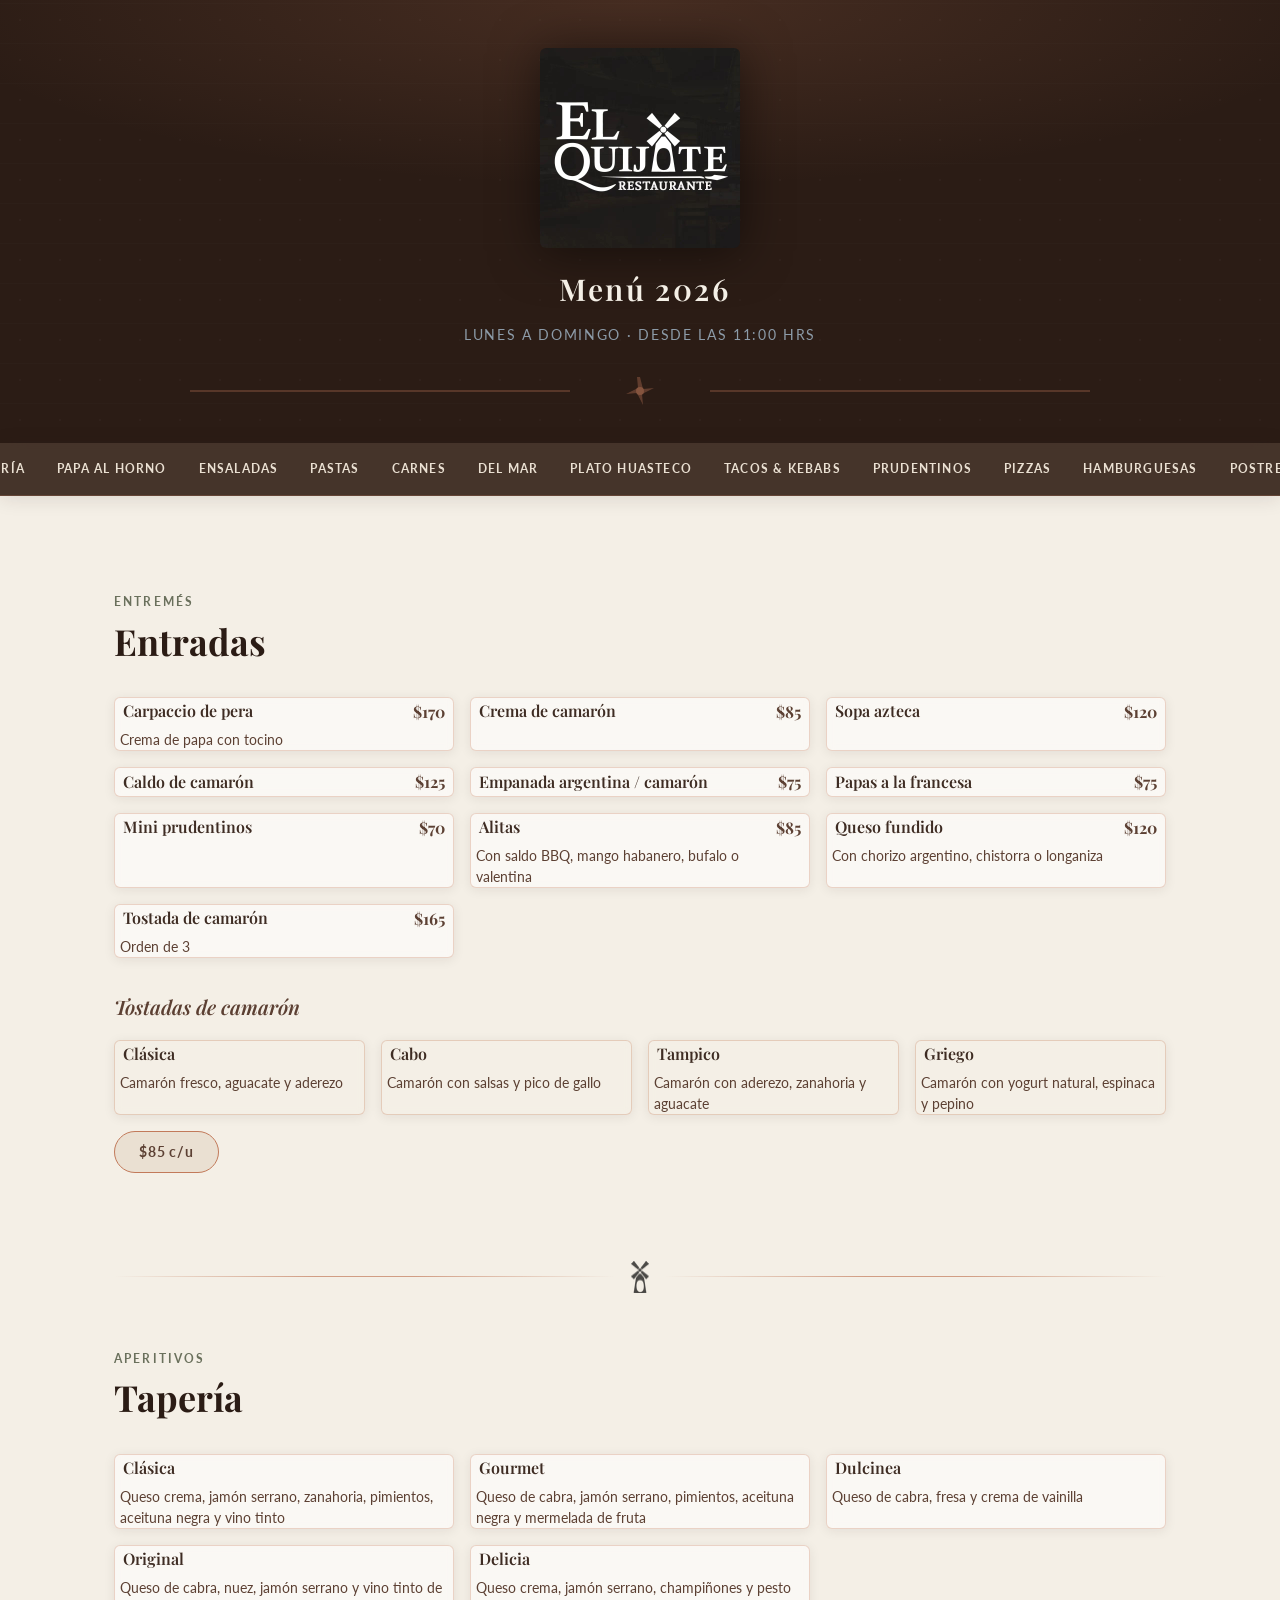
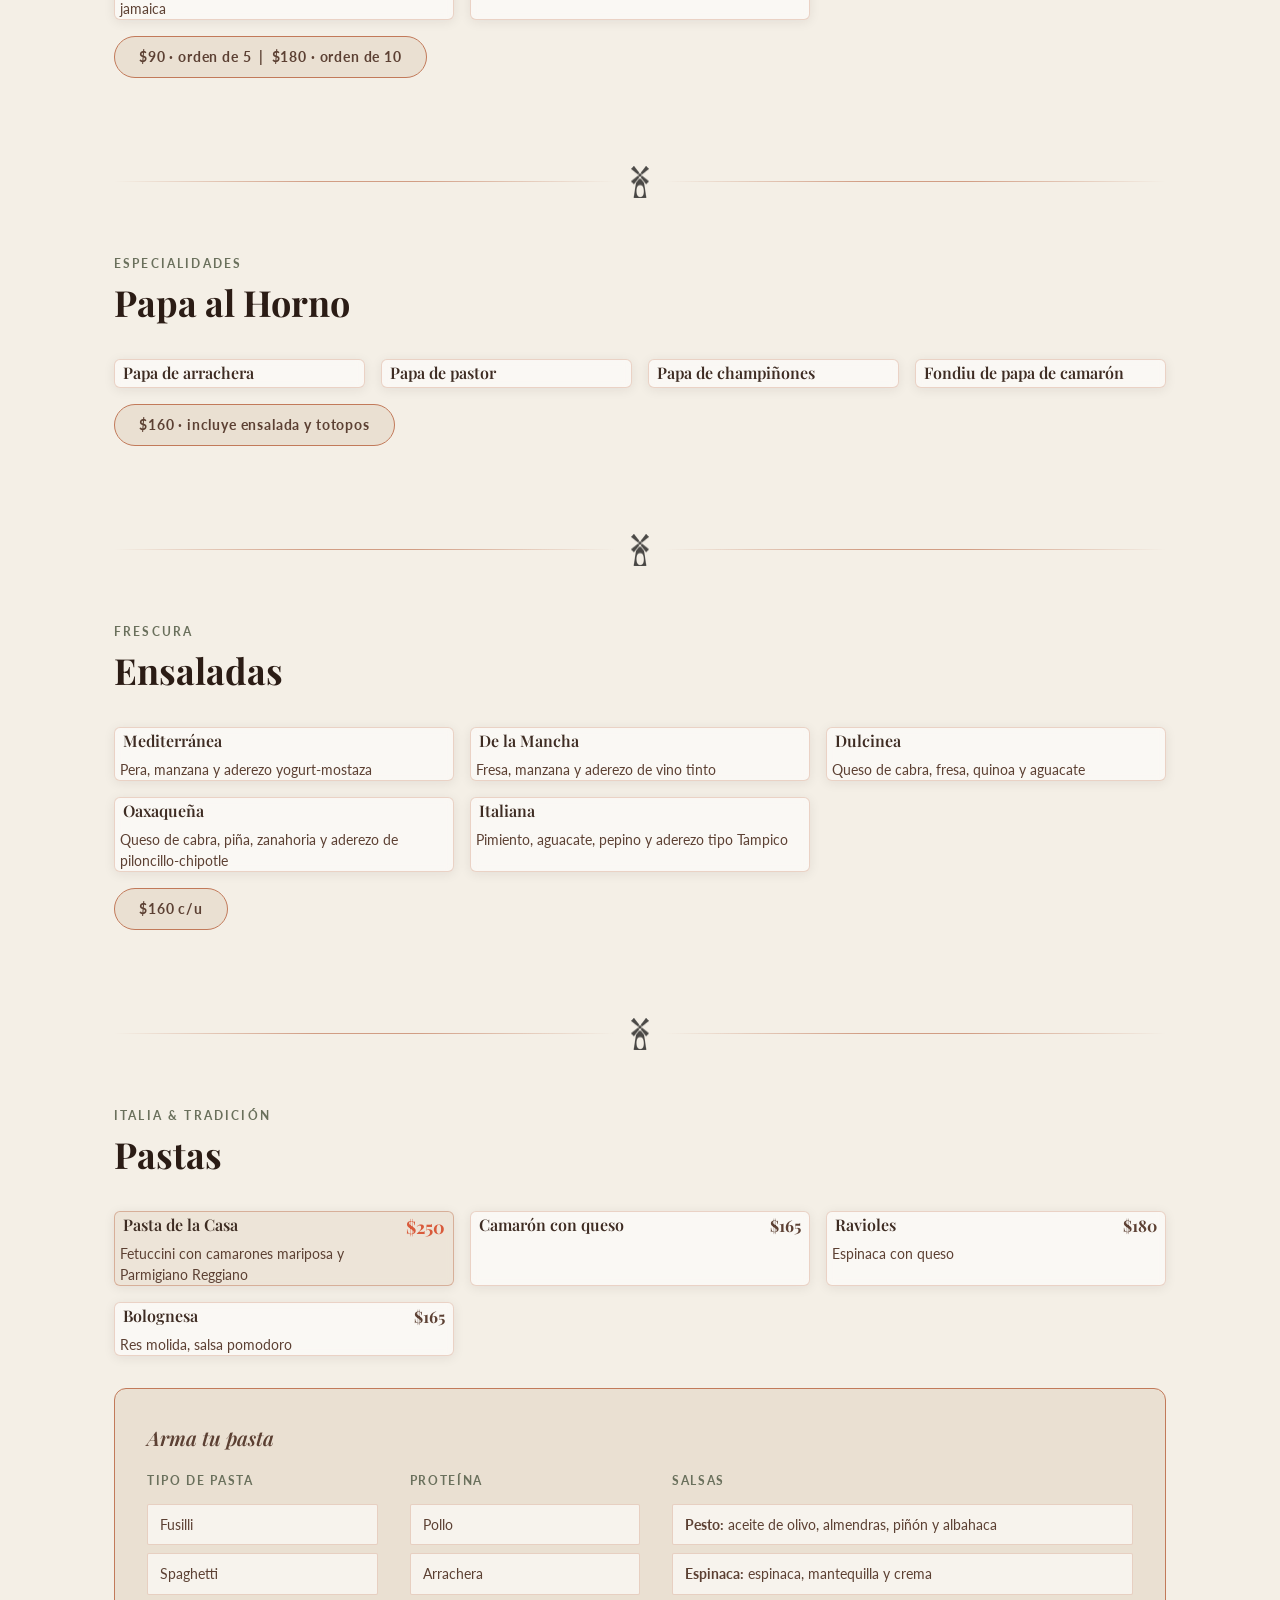
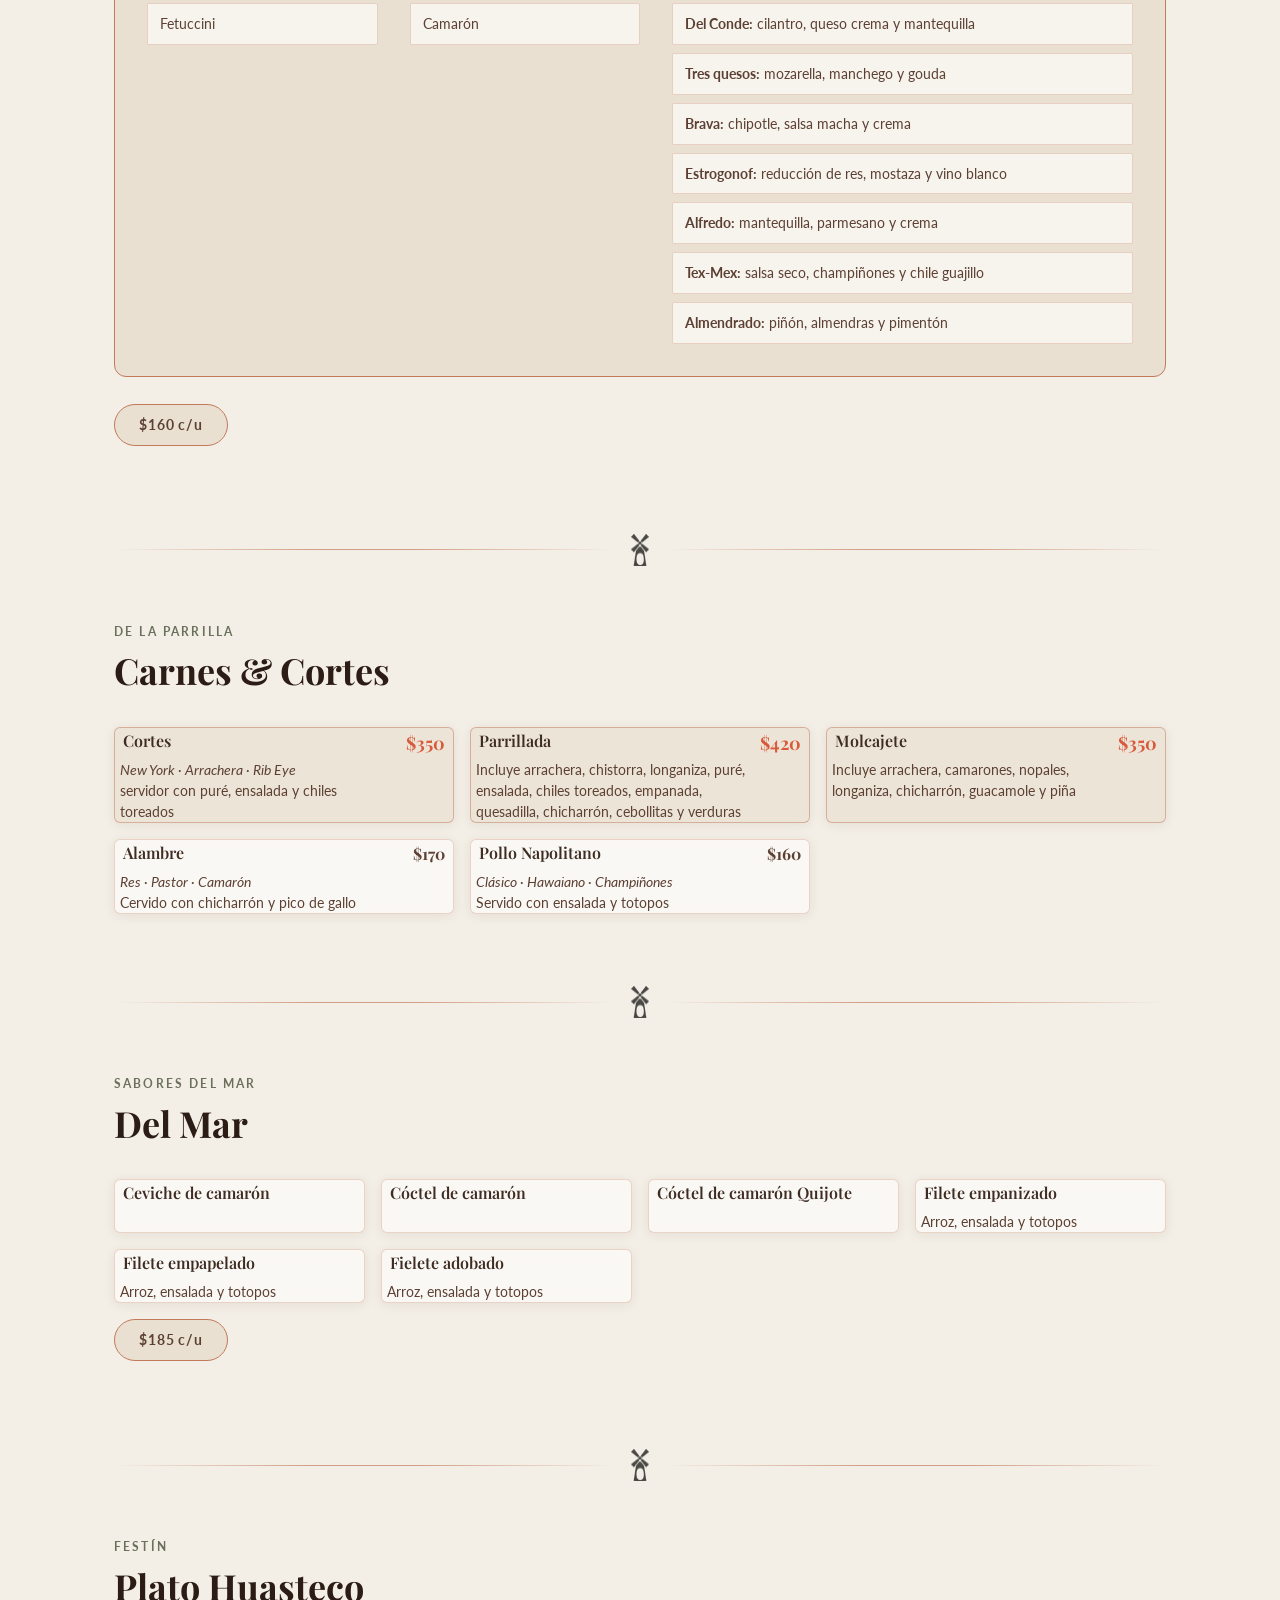
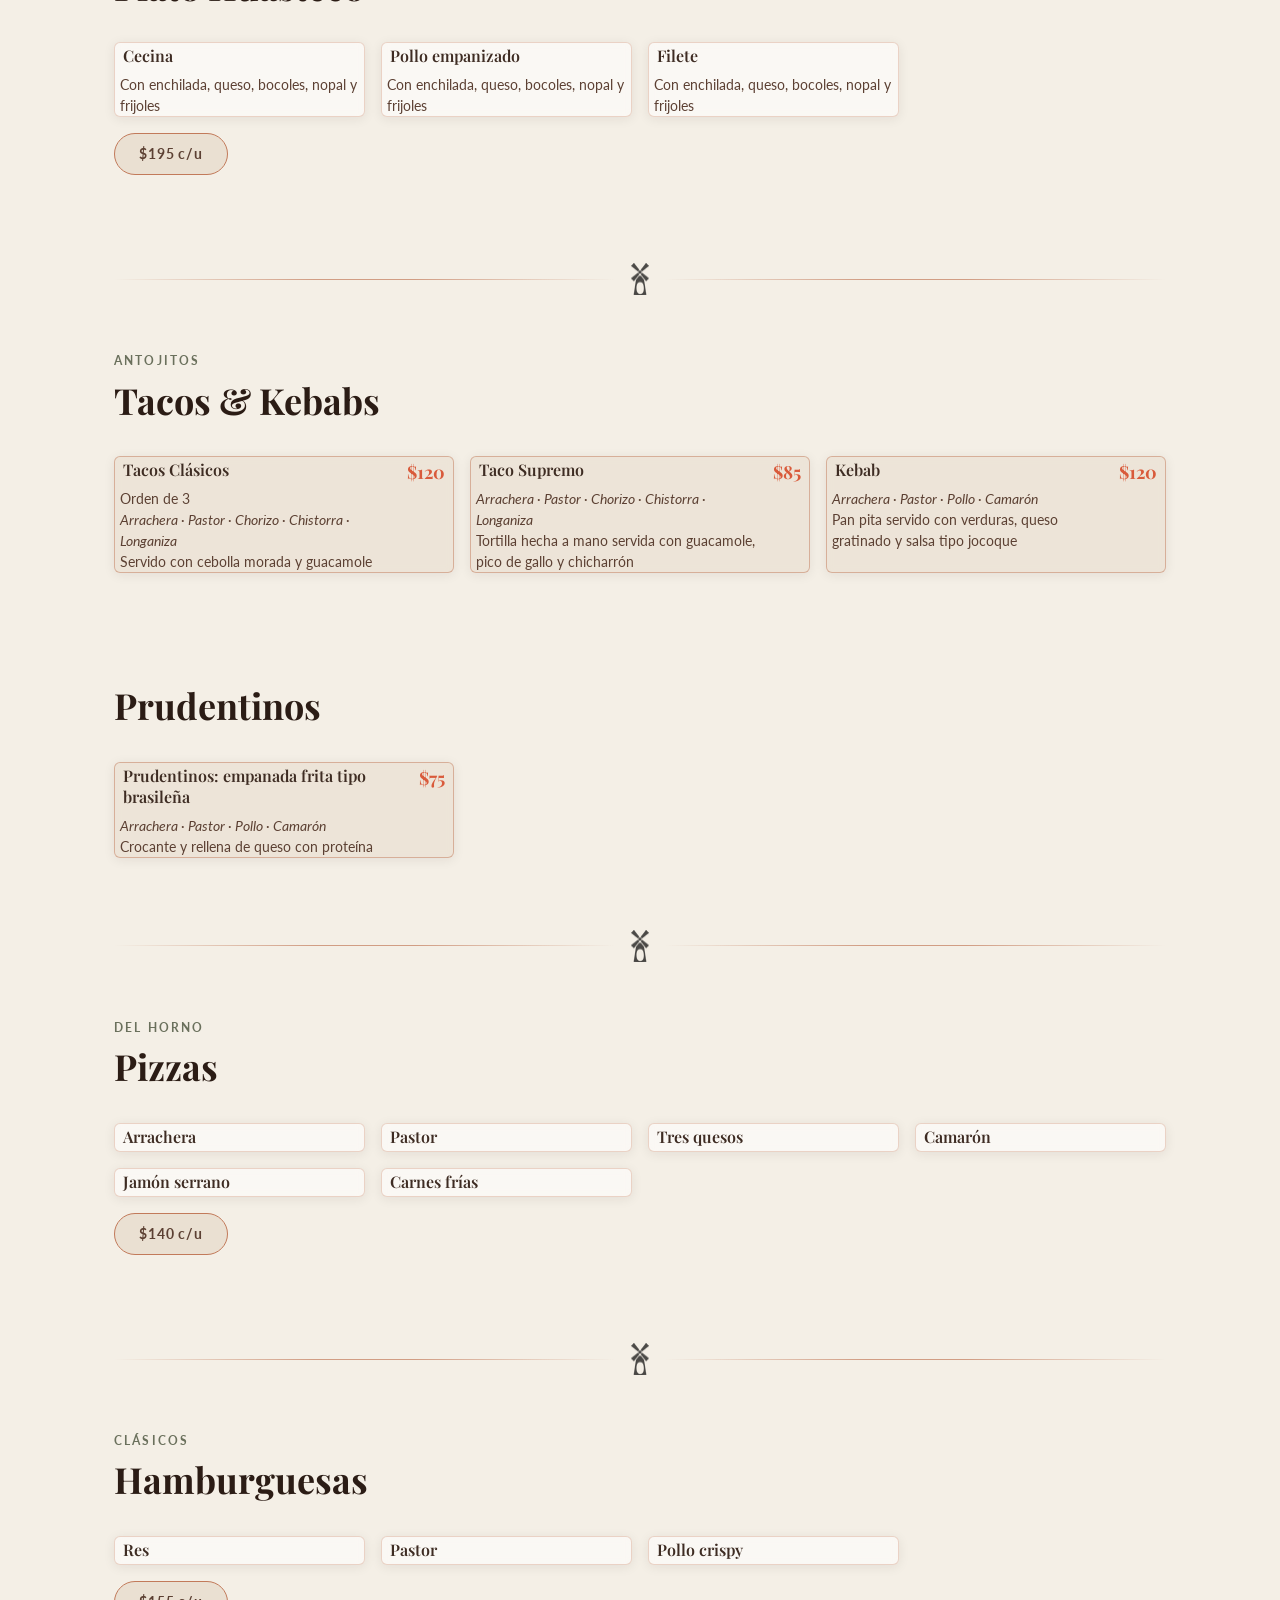
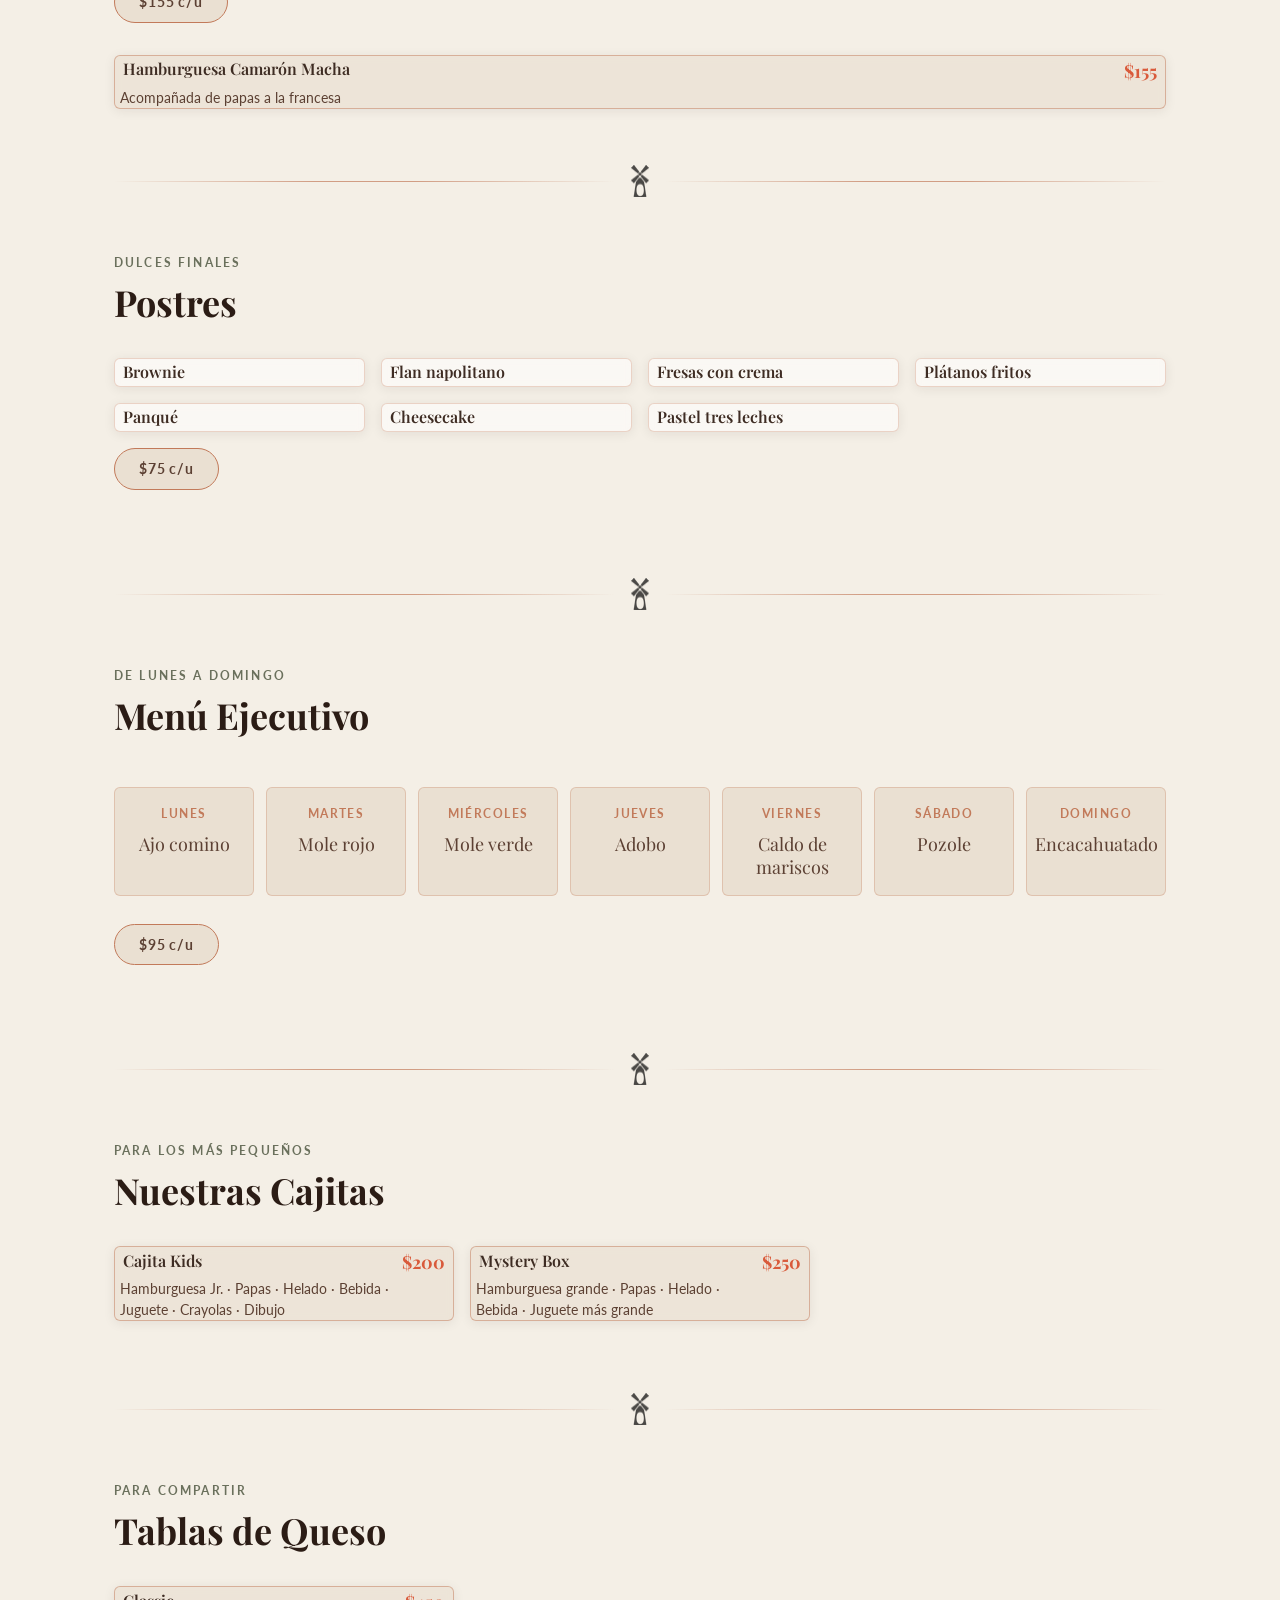
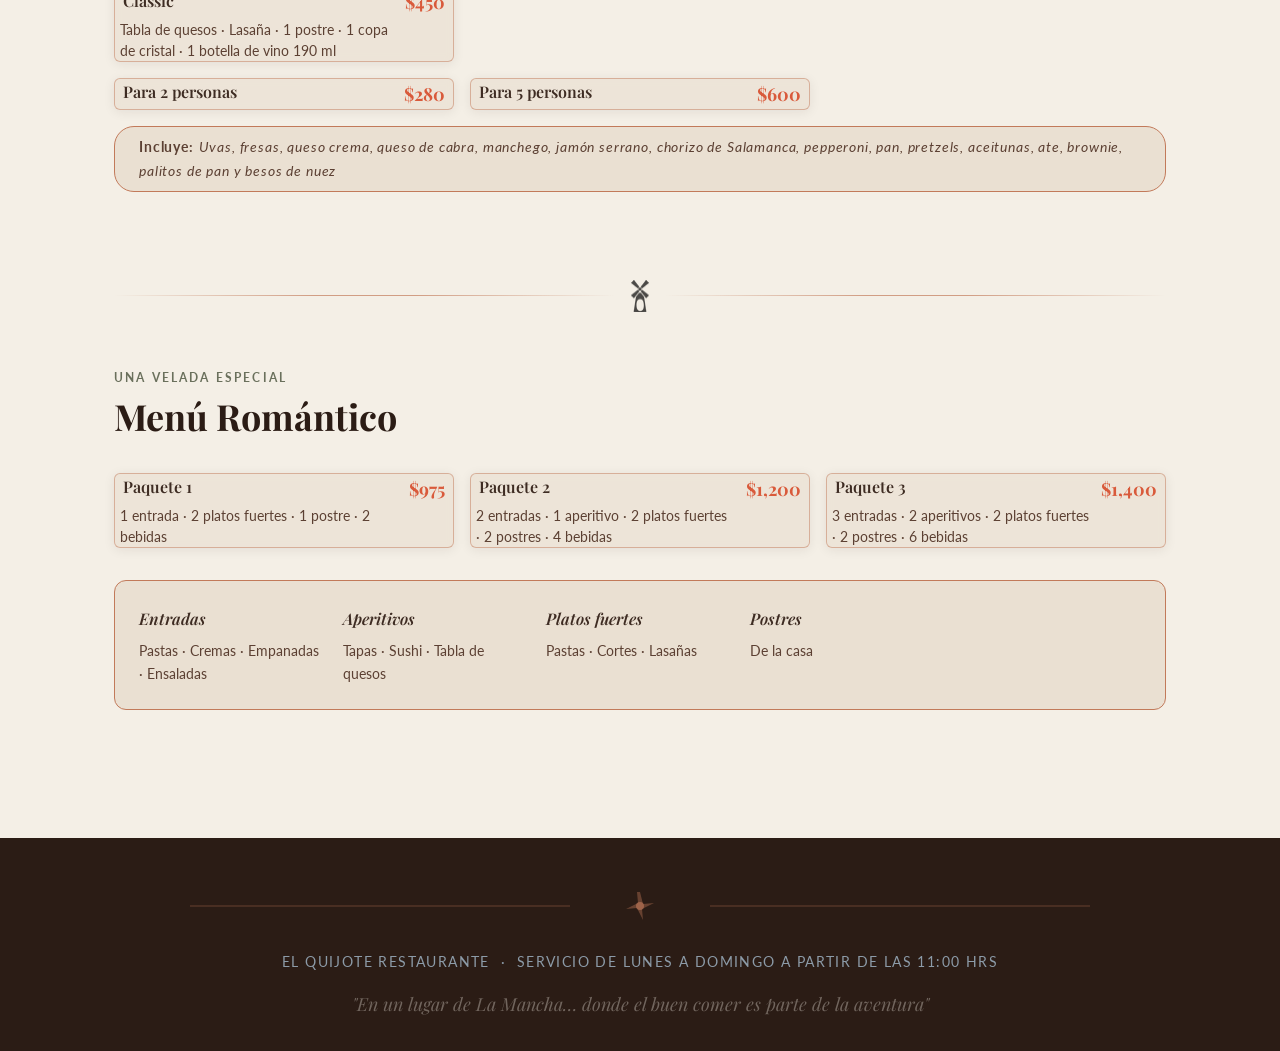
<file: index.html>
<!DOCTYPE html>
<html lang="es">
<head>
  <meta charset="UTF-8" />
  <meta name="viewport" content="width=device-width, initial-scale=1.0" />
  <title>El Quijote — Menú 2026</title>
  <link rel="preconnect" href="https://fonts.googleapis.com" />
  <link rel="preconnect" href="https://fonts.gstatic.com" crossorigin />
  <link href="https://fonts.googleapis.com/css2?family=Playfair+Display:ital,wght@0,400;0,600;0,700;1,400;1,600&family=Lato:wght@300;400;700&display=swap" rel="stylesheet" />
  <link rel="stylesheet" href="estilo3.css" />
</head>
<body>

  <!-- ░░ HEADER / HERO ░░ -->
  <header class="site-header">
    <div class="header-inner">
<!--       <img class="logo" src="[data-uri]" alt="El Quijote Restaurante" /> -->
<img class="logo" src="logo.jpeg"" alt="El Quijote Restaurante" />
      <div class="header-text">
        <span class="header-tagline">&nbsp;Menú 2026</span>
        <p class="header-sub">Lunes a domingo · desde las 11:00 hrs</p>
      </div>
    </div>

    <!-- Windmill decorative divider -->
    <div class="windmill-divider" aria-hidden="true">
      <svg viewBox="0 0 900 40" xmlns="http://www.w3.org/2000/svg" preserveAspectRatio="none">
        <line x1="0" y1="20" x2="380" y2="20" stroke="currentColor" stroke-width="1"/>
        <g transform="translate(450,20)">
          <circle r="4" fill="currentColor"/>
          <path d="M0-14 L3-2 L14-3 L2 3 L3 14 L-3 2 L-14 3 L-2-3 L-3-14 Z" fill="currentColor" opacity="0.6"/>
        </g>
        <line x1="520" y1="20" x2="900" y2="20" stroke="currentColor" stroke-width="1"/>
      </svg>
    </div>
  </header>

  <!-- ░░ CATEGORY NAV (sticky bookmark tabs) ░░ -->
  <nav class="cat-nav" id="catNav" aria-label="Categorías del menú">
    <ul class="cat-nav__list">
      <li><a href="#entradas"   class="cat-nav__link">Entradas</a></li>
      <li><a href="#taperia"    class="cat-nav__link">Tapería</a></li>
      <li><a href="#papas"      class="cat-nav__link">Papa al Horno</a></li>
      <li><a href="#ensaladas"  class="cat-nav__link">Ensaladas</a></li>
      <li><a href="#pastas"     class="cat-nav__link">Pastas</a></li>
      <li><a href="#carnes"     class="cat-nav__link">Carnes</a></li>
      <li><a href="#mar"        class="cat-nav__link">Del Mar</a></li>
      <li><a href="#plato_huasteco" class="cat-nav__link">Plato Huasteco</a></li>
      <li><a href="#tacos"      class="cat-nav__link">Tacos &amp; Kebabs</a></li>
      <li><a href="#prudentinos" class="cat-nav__link">Prudentinos</a></li>
      <li><a href="#pizzas"     class="cat-nav__link">Pizzas</a></li>
      <li><a href="#burgers"    class="cat-nav__link">Hamburguesas</a></li>
      <li><a href="#postres"    class="cat-nav__link">Postres</a></li>
      <li><a href="#especiales" class="cat-nav__link">Especiales</a></li>
      <li><a href="#cajitas"    class="cat-nav__link">Cajitas</a></li>
      <li><a href="#tablas"     class="cat-nav__link">Tablas de queso</a></li>
      <li><a href="#romantico"  class="cat-nav__link">Romántico</a></li>
    </ul>
  </nav>

  <!-- ░░ MAIN MENU ░░ -->
  <main class="menu-main">

    <!-- ── ENTRADAS ── -->
    <section class="menu-section reveal" id="entradas">
      <div class="section-eyebrow">Entremés</div>
      <h2 class="section-title">Entradas</h2>
      <br>

      <div class="item-grid">
        <div class="menu-card" data-price="$170">
          <div class="menu-card__body">
            <span class="menu-card__name">Carpaccio de pera</span>
            <span class="menu-card__desc">Crema de papa con tocino</span>
          </div>
          <span class="menu-card__price">$170</span>
        </div>
        <div class="menu-card" data-price="$85">
          <div class="menu-card__body">
            <span class="menu-card__name">Crema de camarón</span>
          </div>
          <span class="menu-card__price">$85</span>
        </div>
        <div class="menu-card" data-price="$120">
          <div class="menu-card__body">
            <span class="menu-card__name">Sopa azteca</span>
          </div>
          <span class="menu-card__price">$120</span>
        </div>
        <div class="menu-card" data-price="$125">
          <div class="menu-card__body">
            <span class="menu-card__name">Caldo de camarón</span>
          </div>
          <span class="menu-card__price">$125</span>
        </div>
        <div class="menu-card" data-price="$75">
          <div class="menu-card__body">
            <span class="menu-card__name">Empanada argentina / camarón</span>
          </div>
          <span class="menu-card__price">$75</span>
        </div>
        
        <div class="menu-card" data-price="$75">
          <div class="menu-card__body">
            <span class="menu-card__name">Papas a la francesa</span>
          </div>
          <span class="menu-card__price">$75</span>
        </div>
        <div class="menu-card" data-price="$70">
          <div class="menu-card__body">
            <span class="menu-card__name">Mini prudentinos</span>
          </div>
          <span class="menu-card__price">$70</span>
        </div>
        <div class="menu-card" data-price="$85">
          <div class="menu-card__body">
            <span class="menu-card__name">Alitas</span>
            <span class="menu-card__desc">Con saldo BBQ, mango habanero, bufalo o valentina</span>
          </div>
          <span class="menu-card__price">$85</span>
        </div>
        <div class="menu-card" data-price="$120">
          <div class="menu-card__body">
            <span class="menu-card__name">Queso fundido</span>
            <span class="menu-card__desc">Con chorizo argentino, chistorra o longaniza</span>
          </div>
          <span class="menu-card__price">$120</span>
        </div>
        
        <div class="menu-card" data-price="$165">
          <div class="menu-card__body">
            <span class="menu-card__name">Tostada de camarón</span>
            <span class="menu-card__desc">Orden de 3</span>
          </div>
          <span class="menu-card__price">$165</span>
        </div>
        
      </div>

      <h3 class="subsection-title">Tostadas de camarón</h3>
      <div class="item-grid item-grid--sm">
        <div class="menu-card menu-card--variant" data-price="$85">
          <div class="menu-card__body">
            <span class="menu-card__name">Clásica</span>
            <span class="menu-card__desc">Camarón fresco, aguacate y aderezo</span>
          </div>
        </div>
        <div class="menu-card menu-card--variant" data-price="$85">
          <div class="menu-card__body">
            <span class="menu-card__name">Cabo</span>
            <span class="menu-card__desc">Camarón con salsas y pico de gallo</span>
          </div>
        </div>
        <div class="menu-card menu-card--variant" data-price="$85">
          <div class="menu-card__body">
            <span class="menu-card__name">Tampico</span>
            <span class="menu-card__desc">Camarón con aderezo, zanahoria y aguacate</span>
          </div>
        </div>
        <div class="menu-card menu-card--variant" data-price="$85">
          <div class="menu-card__body">
            <span class="menu-card__name">Griego</span>
            <span class="menu-card__desc">Camarón con yogurt natural, espinaca y pepino</span>
          </div>
        </div>
      </div>
      <p class="price-badge">$85 c/u</p>
    </section>

    <div class="section-divider" aria-hidden="true"><img src="molino_32.png" alt="molino" /></div>

    <!-- ── TAPERÍA ── -->
    <section class="menu-section reveal" id="taperia">
      <div class="section-eyebrow">Aperitivos</div>
      <h2 class="section-title">Tapería</h2>
      <br>

      <div class="item-grid">
        <div class="menu-card">
          <div class="menu-card__body">
            <span class="menu-card__name">Clásica</span>
            <span class="menu-card__desc">Queso crema, jamón serrano, zanahoria, pimientos, aceituna negra y vino tinto</span>
          </div>
        </div>
        <div class="menu-card">
          <div class="menu-card__body">
            <span class="menu-card__name">Gourmet</span>
            <span class="menu-card__desc">Queso de cabra, jamón serrano, pimientos, aceituna negra y mermelada de fruta</span>
          </div>
        </div>
        <div class="menu-card">
          <div class="menu-card__body">
            <span class="menu-card__name">Dulcinea</span>
            <span class="menu-card__desc">Queso de cabra, fresa y crema de vainilla</span>
          </div>
        </div>
        <div class="menu-card">
          <div class="menu-card__body">
            <span class="menu-card__name">Original</span>
            <span class="menu-card__desc">Queso de cabra, nuez, jamón serrano y vino tinto de jamaica</span>
          </div>
        </div>
        <div class="menu-card">
          <div class="menu-card__body">
            <span class="menu-card__name">Delicia</span>
            <span class="menu-card__desc">Queso crema, jamón serrano, champiñones y pesto</span>
          </div>
        </div>
      </div>
      <p class="price-badge">$90 · orden de 5 &nbsp;|&nbsp; $180 · orden de 10</p>
    </section>

    <div class="section-divider" aria-hidden="true"><img src="molino_32.png" alt="molino" /></div>

    <!-- ── PAPA AL HORNO ── -->
    <section class="menu-section reveal" id="papas">
      <div class="section-eyebrow">Especialidades</div>
      <h2 class="section-title">Papa al Horno</h2>
      <br>

      <div class="item-grid item-grid--sm">
        <div class="menu-card"><div class="menu-card__body"><span class="menu-card__name">Papa de arrachera</span></div></div>
        <div class="menu-card"><div class="menu-card__body"><span class="menu-card__name">Papa de pastor</span></div></div>
        <div class="menu-card"><div class="menu-card__body"><span class="menu-card__name">Papa de champiñones</span></div></div>
        <div class="menu-card"><div class="menu-card__body"><span class="menu-card__name">Fondiu de papa de camarón</span></div></div>
      </div>

      <p class="price-badge">$160 · incluye ensalada y totopos</p>
    </section>

    <div class="section-divider" aria-hidden="true"><img src="molino_32.png" alt="molino" /></div>

    <!-- ── ENSALADAS ── -->
    <section class="menu-section reveal" id="ensaladas">
      <div class="section-eyebrow">Frescura</div>
      <h2 class="section-title">Ensaladas</h2>
      <br>

      <div class="item-grid">
        <div class="menu-card">
          <div class="menu-card__body">
            <span class="menu-card__name">Mediterránea</span>
            <span class="menu-card__desc">Pera, manzana y aderezo yogurt-mostaza</span>
          </div>
        </div>
        <div class="menu-card">
          <div class="menu-card__body">
            <span class="menu-card__name">De la Mancha</span>
            <span class="menu-card__desc">Fresa, manzana y aderezo de vino tinto</span>
          </div>
        </div>
        <div class="menu-card">
          <div class="menu-card__body">
            <span class="menu-card__name">Dulcinea</span>
            <span class="menu-card__desc">Queso de cabra, fresa, quinoa y aguacate</span>
          </div>
        </div>
        <div class="menu-card">
          <div class="menu-card__body">
            <span class="menu-card__name">Oaxaqueña</span>
            <span class="menu-card__desc">Queso de cabra, piña, zanahoria y aderezo de piloncillo-chipotle</span>
          </div>
        </div>
        <div class="menu-card">
          <div class="menu-card__body">
            <span class="menu-card__name">Italiana</span>
            <span class="menu-card__desc">Pimiento, aguacate, pepino y aderezo tipo Tampico</span>
          </div>
        </div>
      </div>
      <p class="price-badge">$160 c/u</p>
    </section>

    <div class="section-divider" aria-hidden="true"><img src="molino_32.png" alt="molino" /></div>

    <!-- ── PASTAS ── -->
    <section class="menu-section reveal" id="pastas">
      <div class="section-eyebrow">Italia &amp; Tradición</div>
      <h2 class="section-title">Pastas</h2>
      <br>

      <div class="item-grid">
        <div class="menu-card menu-card--featured">
          <div class="menu-card__body">
            <span class="menu-card__name">Pasta de la Casa</span>
            <span class="menu-card__desc">Fetuccini con camarones mariposa y Parmigiano Reggiano</span>
          </div>
          <span class="menu-card__price menu-card__price--highlight">$250</span>
        </div>
        <div class="menu-card"><div class="menu-card__body"><span class="menu-card__name">Camarón con queso</span></div><span class="menu-card__price">$165</span></div>
        <div class="menu-card"><div class="menu-card__body"><span class="menu-card__name">Ravioles</span><span class="menu-card__desc">Espinaca con queso</span></div><span class="menu-card__price">$180</span></div>
        <div class="menu-card"><div class="menu-card__body"><span class="menu-card__name">Bolognesa</span><span class="menu-card__desc">Res molida, salsa pomodoro</span></div><span class="menu-card__price">$165</span></div>
      </div>

      <!-- Pasta builder -->
      <div class="pasta-builder reveal">
        <h3 class="subsection-title">Arma tu pasta</h3>
        <div class="builder-columns">
          <div class="builder-col">
            <h4 class="builder-label">Tipo de pasta</h4>
            <ul class="builder-list">
              <li>Fusilli</li>
              <li>Spaghetti</li>
              <li>Fetuccini</li>
            </ul>
          </div>
          <div class="builder-col">
            <h4 class="builder-label">Proteína</h4>
            <ul class="builder-list">
              <li>Pollo</li>
              <li>Arrachera</li>
              <li>Camarón</li>
            </ul>
          </div>
          <div class="builder-col builder-col--wide">
            <h4 class="builder-label">Salsas</h4>
            <!--<ul class="builder-list builder-list--grid">-->
            <ul class="builder-list">
              <li><b>Pesto:</b> aceite de olivo, almendras, piñón y albahaca</li>
              <li><b>Espinaca:</b> espinaca, mantequilla y crema</li>
              <li><b>Del Conde:</b> cilantro, queso crema y mantequilla</li>
              <li><b>Tres quesos:</b> mozarella, manchego y gouda</li>
              <li><b>Brava:</b> chipotle, salsa macha y crema</li>
              <li><b>Estrogonof:</b> reducción de res, mostaza y vino blanco</li>
              <li><b>Alfredo:</b> mantequilla, parmesano y crema</li>
              <li><b>Tex-Mex:</b> salsa seco, champiñones y chile guajillo</li>
              <li><b>Almendrado:</b> piñón, almendras y pimentón</li>
            </ul>
          </div>
        </div>
      </div>
      <br>
      <p class="price-badge">$160 c/u</p>
    </section>

    <div class="section-divider" aria-hidden="true"><img src="molino_32.png" alt="molino" /></div>

    <!-- ── CARNES ── -->
    <section class="menu-section reveal" id="carnes">
      <div class="section-eyebrow">De la Parrilla</div>
      <h2 class="section-title">Carnes &amp; Cortes</h2>
      <br>

      <div class="item-grid">
        <div class="menu-card menu-card--featured">
          <div class="menu-card__body">
            <span class="menu-card__name">Cortes</span>
            <span class="menu-card__desc"><em>New York · Arrachera · Rib Eye</em> <br> servidor con puré, ensalada y chiles toreados</span>
          </div>
          <span class="menu-card__price menu-card__price--highlight">$350</span>
        </div>
        <div class="menu-card menu-card--featured">
          <div class="menu-card__body">
            <span class="menu-card__name">Parrillada</span>
            <span class="menu-card__desc">Incluye arrachera, chistorra, longaniza, puré, ensalada, chiles toreados, empanada, quesadilla, chicharrón, cebollitas y verduras</span>
          </div>
          <span class="menu-card__price menu-card__price--highlight">$420</span>
        </div>
        <div class="menu-card menu-card--featured">
          <div class="menu-card__body">
            <span class="menu-card__name">Molcajete</span>
            <span class="menu-card__desc">Incluye arrachera, camarones, nopales, longaniza, chicharrón, guacamole y piña</span>
          </div>
          <span class="menu-card__price menu-card__price--highlight">$350</span>
        </div>
        <div class="menu-card"><div class="menu-card__body"><span class="menu-card__name">Alambre</span><span class="menu-card__desc"><em>Res · Pastor · Camarón</em> <br> Cervido con chicharrón y pico de gallo</span></div><span class="menu-card__price">$170</span></div>
        <div class="menu-card"><div class="menu-card__body"><span class="menu-card__name">Pollo Napolitano</span><span class="menu-card__desc"><em>Clásico · Hawaiano · Champiñones</em> <br> Servido con ensalada y totopos</span></div><span class="menu-card__price">$160</span></div>
      </div>
    </section>

    <div class="section-divider" aria-hidden="true"><img src="molino_32.png" alt="molino" /></div>

    <!-- ── DEL MAR ── -->
    <section class="menu-section reveal" id="mar">
      <div class="section-eyebrow">Sabores del Mar</div>
      <h2 class="section-title">Del Mar</h2>
      <br>
      <div class="item-grid item-grid--sm">
        <div class="menu-card">
          <div class="menu-card__body">
            <span class="menu-card__name">Ceviche de camarón</span>
          </div>
        </div>
        <div class="menu-card">
          <div class="menu-card__body">
            <span class="menu-card__name">Cóctel de camarón</span>
          </div>
        </div>
        <div class="menu-card">
          <div class="menu-card__body">
            <span class="menu-card__name">Cóctel de camarón Quijote</span>
          </div>
        </div>
        <div class="menu-card">
          <div class="menu-card__body">
            <span class="menu-card__name">Filete empanizado</span>
            <span class="menu-card__desc">Arroz, ensalada y totopos</span>
          </div>
        </div>
        <div class="menu-card">
          <div class="menu-card__body">
            <span class="menu-card__name">Filete empapelado</span>
            <span class="menu-card__desc">Arroz, ensalada y totopos</span>
          </div>
        </div>
        <div class="menu-card">
          <div class="menu-card__body">
            <span class="menu-card__name">Fielete adobado</span>
            <span class="menu-card__desc">Arroz, ensalada y totopos</span>
          </div>
        </div>
      </div>
      <p class="price-badge">$185 c/u</p>
    </section>
    
    <div class="section-divider" aria-hidden="true"><img src="molino_32.png" alt="molino" /></div>
    
    <section class="menu-section reveal" id="plato_huasteco">
    
      <div class="section-eyebrow">Festín</div>
      <h2 class="section-title">Plato Huasteco</h2>
      <br>
      
      <div class="item-grid item-grid--sm">
        <div class="menu-card">
          <div class="menu-card__body">
            <span class="menu-card__name">Cecina</span>
            <span class="menu-card__desc">Con enchilada, queso, bocoles, nopal y frijoles</span>
          </div>
        </div>
        <div class="menu-card">
          <div class="menu-card__body">
            <span class="menu-card__name">Pollo empanizado</span>
            <span class="menu-card__desc">Con enchilada, queso, bocoles, nopal y frijoles</span>
          </div>
        </div>
        <div class="menu-card">
          <div class="menu-card__body">
            <span class="menu-card__name">Filete</span>
            <span class="menu-card__desc">Con enchilada, queso, bocoles, nopal y frijoles</span>
          </div>
        </div>
      </div>
      <p class="price-badge">$195 c/u</p>
    </section>
    
    <div class="section-divider" aria-hidden="true"><img src="molino_32.png" alt="molino" /></div>

    <!-- ── TACOS & KEBABS ── -->
    <section class="menu-section reveal" id="tacos">
      <div class="section-eyebrow">Antojitos</div>
      <h2 class="section-title">Tacos &amp; Kebabs</h2>
      <br>
      <!--<div class="divider-quill" aria-hidden="true">✦</div>-->

      <div class="item-grid">
        <div class="menu-card menu-card--featured">
          <div class="menu-card__body">
            <span class="menu-card__name">Tacos Clásicos</span>
            <span class="menu-card__desc">Orden de 3<br><em>Arrachera · Pastor · Chorizo · Chistorra · Longaniza</em><br>Servido con cebolla morada y guacamole</span>
          </div>
          <span class="menu-card__price menu-card__price--highlight">$120</span>
        </div>
        <div class="menu-card menu-card--featured">
          <div class="menu-card__body">
            <span class="menu-card__name">Taco Supremo</span>
            <span class="menu-card__desc"><em>Arrachera · Pastor · Chorizo · Chistorra · Longaniza</em><br>Tortilla hecha a mano servida con guacamole, pico de gallo y chicharrón</span>
          </div>
          <span class="menu-card__price menu-card__price--highlight">$85</span>
        </div>
        <div class="menu-card menu-card--featured">
          <div class="menu-card__body">
            <span class="menu-card__name">Kebab</span>
            <span class="menu-card__desc"><em>Arrachera · Pastor · Pollo · Camarón</em><br>Pan pita servido con verduras, queso gratinado y salsa tipo jocoque</span>
          </div>
          <span class="menu-card__price menu-card__price--highlight">$120</span>
        </div>
      </div>
    </section>
    <section class="menu-section reveal" id="prudentinos">
      <h2 class="section-title">Prudentinos</h2>
      <br>
      <div class="item-grid">
        <div class="menu-card menu-card--featured">
          <div class="menu-card__body">
            <span class="menu-card__name">Prudentinos: empanada frita tipo brasileña </span>
            <span class="menu-card__desc"><em>Arrachera · Pastor · Pollo · Camarón</em><br>Crocante y rellena de queso con proteína</span>
          </div>
          <span class="menu-card__price menu-card__price--highlight">$75</span>
        </div>
      </div>
    </section>

    <div class="section-divider" aria-hidden="true"><img src="molino_32.png" alt="molino" /></div>

    <!-- ── PIZZAS ── -->
    <section class="menu-section reveal" id="pizzas">
      <div class="section-eyebrow">Del Horno</div>
      <h2 class="section-title">Pizzas</h2>
      <br>
      <div class="item-grid item-grid--sm">
        <div class="menu-card"><div class="menu-card__body"><span class="menu-card__name">Arrachera</span></div></div>
        <div class="menu-card"><div class="menu-card__body"><span class="menu-card__name">Pastor</span></div></div>
        <div class="menu-card"><div class="menu-card__body"><span class="menu-card__name">Tres quesos</span></div></div>
        <div class="menu-card"><div class="menu-card__body"><span class="menu-card__name">Camarón</span></div></div>
        <div class="menu-card"><div class="menu-card__body"><span class="menu-card__name">Jamón serrano</span></div></div>
        <div class="menu-card"><div class="menu-card__body"><span class="menu-card__name">Carnes frías</span></div></div>
      </div>
      <p class="price-badge">$140 c/u</p>
    </section>

    <div class="section-divider" aria-hidden="true"><img src="molino_32.png" alt="molino" /></div>

    <!-- ── HAMBURGUESAS ── -->
    <section class="menu-section reveal" id="burgers">
      <div class="section-eyebrow">Clásicos</div>
      <h2 class="section-title">Hamburguesas</h2>
      <br>

      <div class="item-grid item-grid--sm">
        <div class="menu-card"><div class="menu-card__body"><span class="menu-card__name">Res</span></div></div>
        <div class="menu-card"><div class="menu-card__body"><span class="menu-card__name">Pastor</span></div></div>
        <div class="menu-card"><div class="menu-card__body"><span class="menu-card__name">Pollo crispy</span></div></div>
      </div>
      <p class="price-badge">$155 c/u</p>
      <div class="menu-card menu-card--featured">
        <div class="menu-card__body">
          <span class="menu-card__name">Hamburguesa Camarón Macha</span>
          <span class="menu-card__desc">Acompañada de papas a la francesa</span>
        </div>
        <span class="menu-card__price menu-card__price--highlight">$155</span>
      </div>
    </section>

    <div class="section-divider" aria-hidden="true"><img src="molino_32.png" alt="molino" /></div>

    <!-- ── POSTRES ── -->
    <section class="menu-section reveal" id="postres">
      <div class="section-eyebrow">Dulces Finales</div>
      <h2 class="section-title">Postres</h2>
      <br>
      
      <div class="item-grid item-grid--sm">
        <div class="menu-card"><div class="menu-card__body"><span class="menu-card__name">Brownie</span></div></div>
        <div class="menu-card"><div class="menu-card__body"><span class="menu-card__name">Flan napolitano</span></div></div>
        <div class="menu-card"><div class="menu-card__body"><span class="menu-card__name">Fresas con crema</span></div></div>
        <div class="menu-card"><div class="menu-card__body"><span class="menu-card__name">Plátanos fritos</span></div></div>
        <div class="menu-card"><div class="menu-card__body"><span class="menu-card__name">Panqué</span></div></div>
        <div class="menu-card"><div class="menu-card__body"><span class="menu-card__name">Cheesecake</span></div></div>
        <div class="menu-card"><div class="menu-card__body"><span class="menu-card__name">Pastel tres leches</span></div></div>
      </div>
      <p class="price-badge">$75 c/u</p>
    </section>

    <div class="section-divider" aria-hidden="true"><img src="molino_32.png" alt="molino" /></div>

    <!-- ── ESPECIALES ── -->
    <section class="menu-section reveal" id="especiales">
      <div class="section-eyebrow">De lunes a domingo</div>
      <h2 class="section-title">Menú Ejecutivo</h2>
      <br>
      <div class="ejecutivo-grid">
        <div class="ejecutivo-card"><span class="day">Lunes</span><span class="dish">Ajo comino</span></div>
        <div class="ejecutivo-card"><span class="day">Martes</span><span class="dish">Mole rojo</span></div>
        <div class="ejecutivo-card"><span class="day">Miércoles</span><span class="dish">Mole verde</span></div>
        <div class="ejecutivo-card"><span class="day">Jueves</span><span class="dish">Adobo</span></div>
        <div class="ejecutivo-card"><span class="day">Viernes</span><span class="dish">Caldo de mariscos</span></div>
        <div class="ejecutivo-card"><span class="day">Sábado</span><span class="dish">Pozole</span></div>
        <div class="ejecutivo-card"><span class="day">Domingo</span><span class="dish">Encacahuatado</span></div>
      </div>
      <br>
      <p class="price-badge">$95 c/u</p>
    </section>

    <div class="section-divider" aria-hidden="true"><img src="molino_32.png" alt="molino" /></div>

    <!-- ── CAJITAS ── -->
    <section class="menu-section reveal" id="cajitas">
      <div class="section-eyebrow">Para los más pequeños</div>
      <h2 class="section-title">Nuestras Cajitas</h2>
     <br>

      <div class="item-grid">
        <div class="menu-card menu-card--featured">
          <div class="menu-card__body">
            <span class="menu-card__name">Cajita Kids</span>
            <span class="menu-card__desc">Hamburguesa Jr. · Papas · Helado · Bebida · Juguete · Crayolas · Dibujo</span>
          </div>
          <span class="menu-card__price menu-card__price--highlight">$200</span>
        </div>
        <div class="menu-card menu-card--featured">
          <div class="menu-card__body">
            <span class="menu-card__name">Mystery Box</span>
            <span class="menu-card__desc">Hamburguesa grande · Papas · Helado · Bebida · Juguete más grande</span>
          </div>
          <span class="menu-card__price menu-card__price--highlight">$250</span>
        </div>
      </div>
    </section>

    <div class="section-divider" aria-hidden="true"><img src="molino_32.png" alt="molino" /></div>

    <!-- ── TABLAS ── -->
    <section class="menu-section reveal" id="tablas">
      <div class="section-eyebrow">Para compartir</div>
      <h2 class="section-title">Tablas de Queso</h2>
      <br>

      <div class="item-grid">
        <div class="menu-card menu-card--featured">
          <div class="menu-card__body">
            <span class="menu-card__name">Classic</span>
            <span class="menu-card__desc">Tabla de quesos · Lasaña · 1 postre · 1 copa de cristal · 1 botella de vino 190 ml</span>
          </div>
          <span class="menu-card__price menu-card__price--highlight">$450</span>
        </div>
      </div>
      
      <div class="item-grid">
        <div class="menu-card menu-card--featured">
          <div class="menu-card__body">
            <span class="menu-card__name">Para 2 personas</span>
          </div>
          <span class="menu-card__price menu-card__price--highlight">$280</span>
        </div>
        <div class="menu-card menu-card--featured">
          <div class="menu-card__body">
            <span class="menu-card__name">Para 5 personas</span>
          </div>
          <span class="menu-card__price menu-card__price--highlight">$600</span>
        </div>
      </div>
      <p class="composition-badge"><b>Incluye:</b> <i>Uvas, fresas, queso crema, queso de cabra, manchego, jamón serrano, chorizo de Salamanca, pepperoni, pan, pretzels, aceitunas, ate, brownie, palitos de pan y besos de nuez</i></p>
    </section>

    <div class="section-divider" aria-hidden="true"><img src="molino_32.png" alt="molino" /></div>

    <!-- ── ROMÁNTICO ── -->
    <section class="menu-section reveal" id="romantico">
      <div class="section-eyebrow">Una velada especial</div>
      <h2 class="section-title">Menú Romántico</h2>
      <br>

      <div class="item-grid">
        <div class="menu-card menu-card--featured">
          <div class="menu-card__body">
            <span class="menu-card__name">Paquete 1</span>
            <span class="menu-card__desc">1 entrada · 2 platos fuertes · 1 postre · 2 bebidas</span>
          </div>
          <span class="menu-card__price menu-card__price--highlight">$975</span>
        </div>
        <div class="menu-card menu-card--featured">
          <div class="menu-card__body">
            <span class="menu-card__name">Paquete 2</span>
            <span class="menu-card__desc">2 entradas · 1 aperitivo · 2 platos fuertes · 2 postres · 4 bebidas</span>
          </div>
          <span class="menu-card__price menu-card__price--highlight">$1,200</span>
        </div>
        <div class="menu-card menu-card--featured">
          <div class="menu-card__body">
            <span class="menu-card__name">Paquete 3</span>
            <span class="menu-card__desc">3 entradas · 2 aperitivos · 2 platos fuertes · 2 postres · 6 bebidas</span>
          </div>
          <span class="menu-card__price menu-card__price--highlight">$1,400</span>
        </div>
      </div>

      <div class="romantico-opciones">
        <div class="opcion-col">
          <h4>Entradas</h4>
          <p>Pastas · Cremas · Empanadas · Ensaladas</p>
        </div>
        <div class="opcion-col">
          <h4>Aperitivos</h4>
          <p>Tapas · Sushi · Tabla de quesos</p>
        </div>
        <div class="opcion-col">
          <h4>Platos fuertes</h4>
          <p>Pastas · Cortes · Lasañas</p>
        </div>
        <div class="opcion-col">
          <h4>Postres</h4>
          <p>De la casa</p>
        </div>
      </div>
    </section>

  </main>

  <!-- ░░ FOOTER ░░ -->
  <footer class="site-footer">
    <div class="footer-windmill" aria-hidden="true">
      <svg viewBox="0 0 900 40" xmlns="http://www.w3.org/2000/svg" preserveAspectRatio="none">
        <line x1="0" y1="20" x2="380" y2="20" stroke="currentColor" stroke-width="1" opacity="0.4"/>
        <g transform="translate(450,20)">
          <circle r="4" fill="currentColor" opacity="0.6"/>
          <path d="M0-14 L3-2 L14-3 L2 3 L3 14 L-3 2 L-14 3 L-2-3 L-3-14 Z" fill="currentColor" opacity="0.4"/>
        </g>
        <line x1="520" y1="20" x2="900" y2="20" stroke="currentColor" stroke-width="1" opacity="0.4"/>
      </svg>
    </div>
    <p class="footer-note">El Quijote Restaurante &nbsp;·&nbsp; Servicio de lunes a domingo a partir de las 11:00 hrs</p>
    <p class="footer-quote">
      <em>"En un lugar de La Mancha… donde el buen comer es parte de la aventura"</em>
    </p>
  </footer>

  <!-- Back to top -->
  <button class="back-top" id="backTop" aria-label="Volver arriba">↑</button>

  <script src="menu_logic3.js"></script>
</body>
</html>
</file>
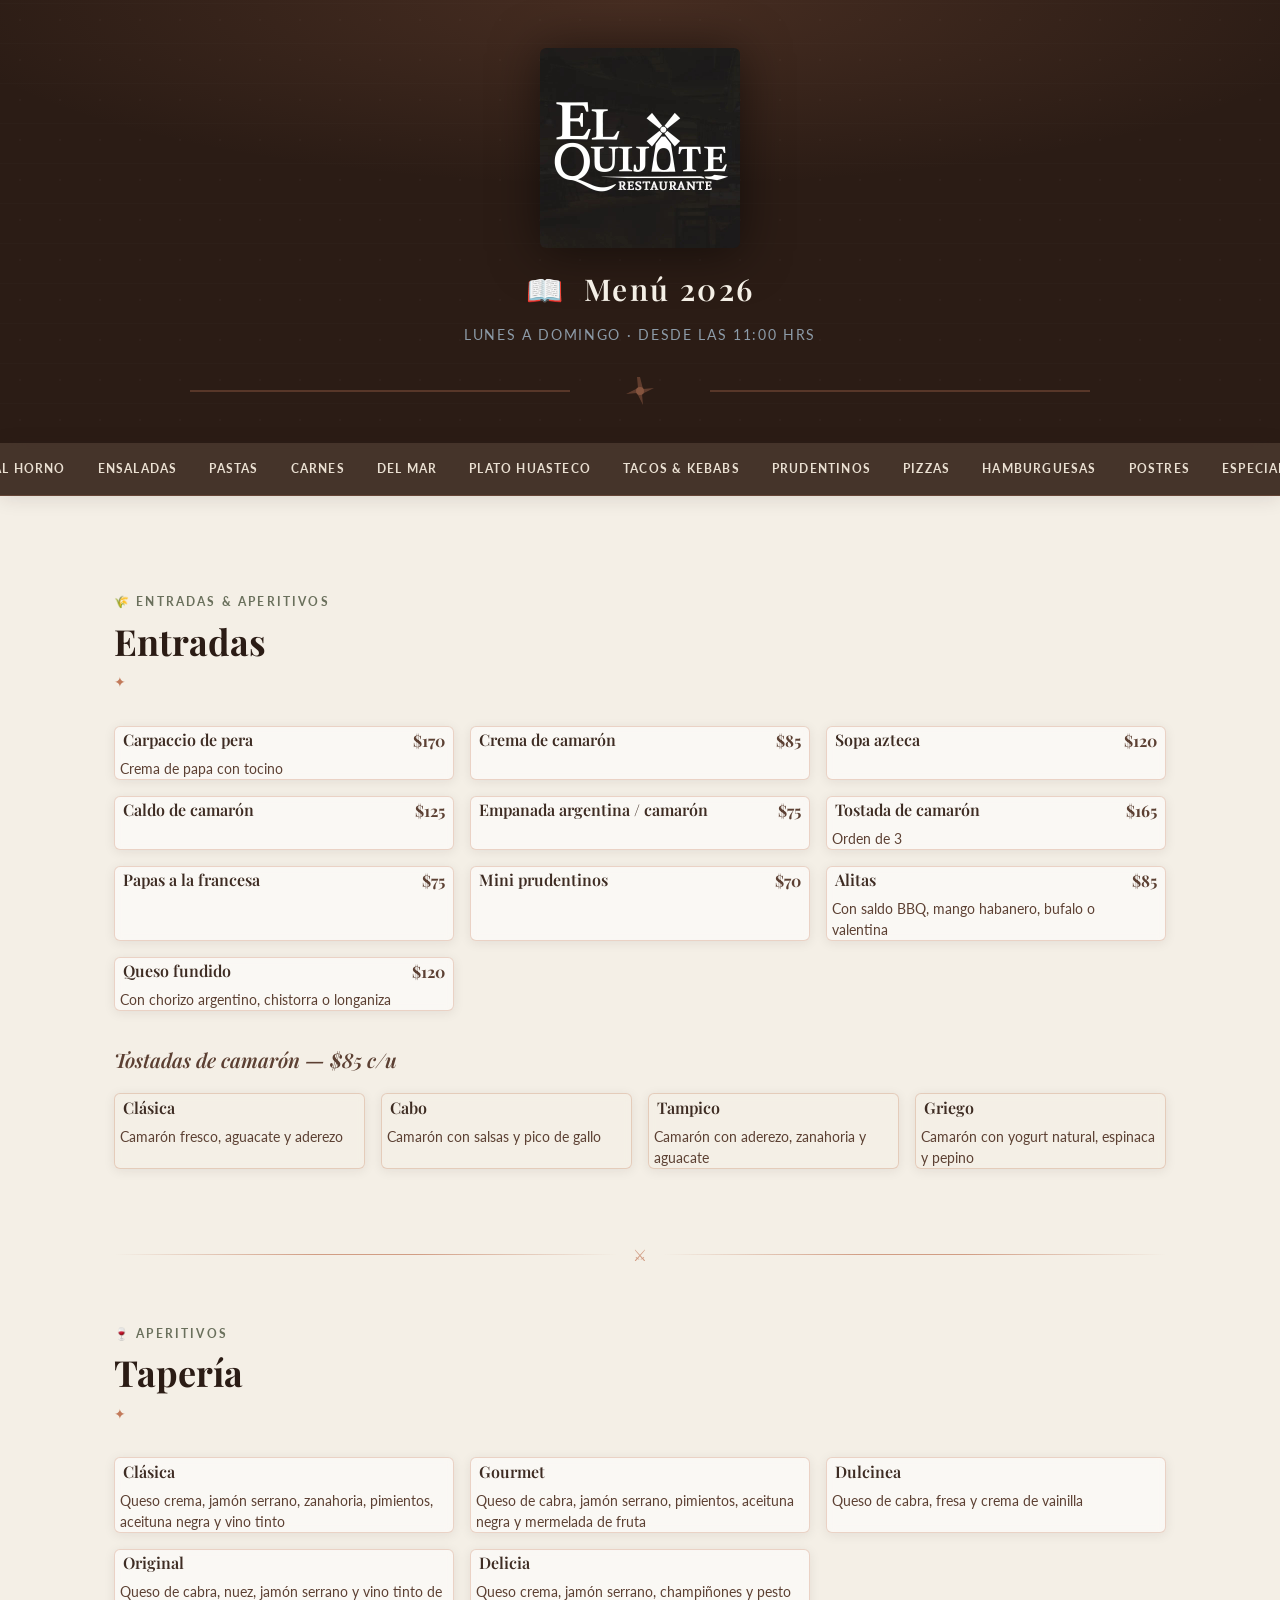
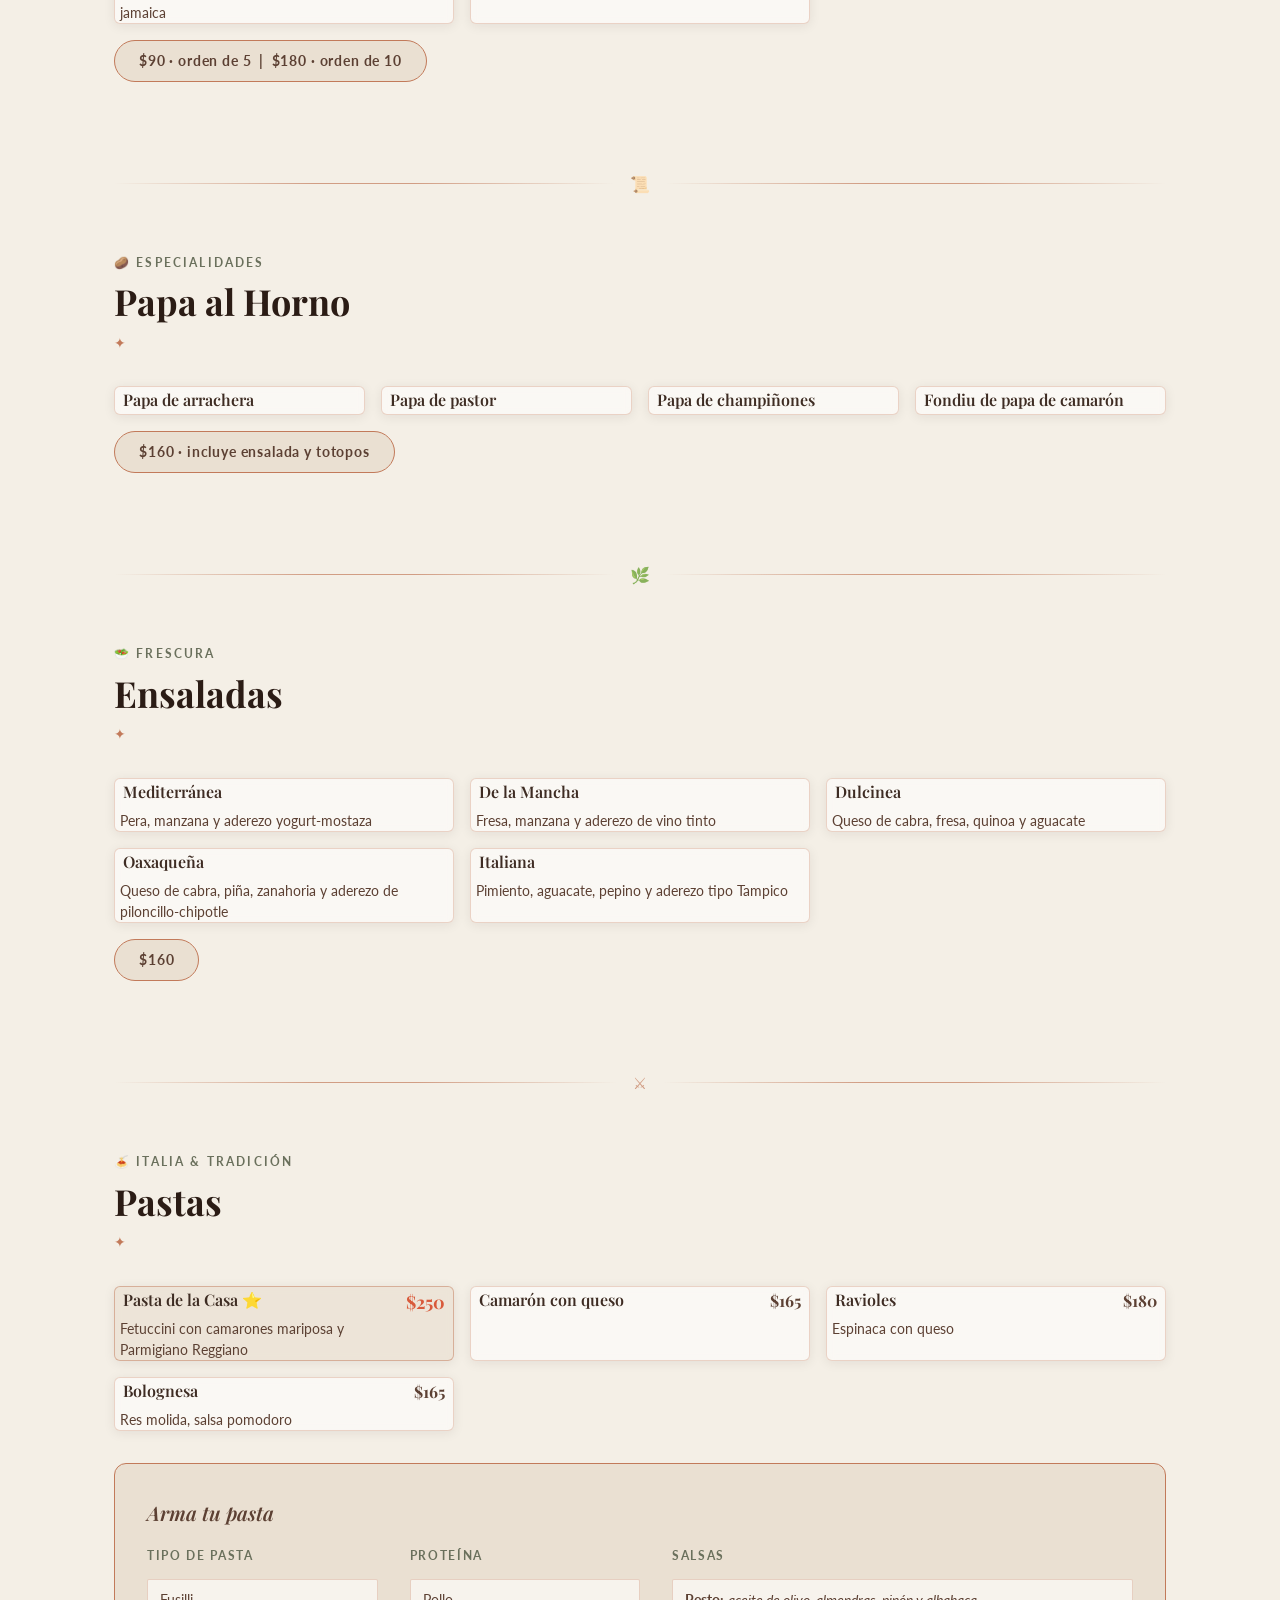
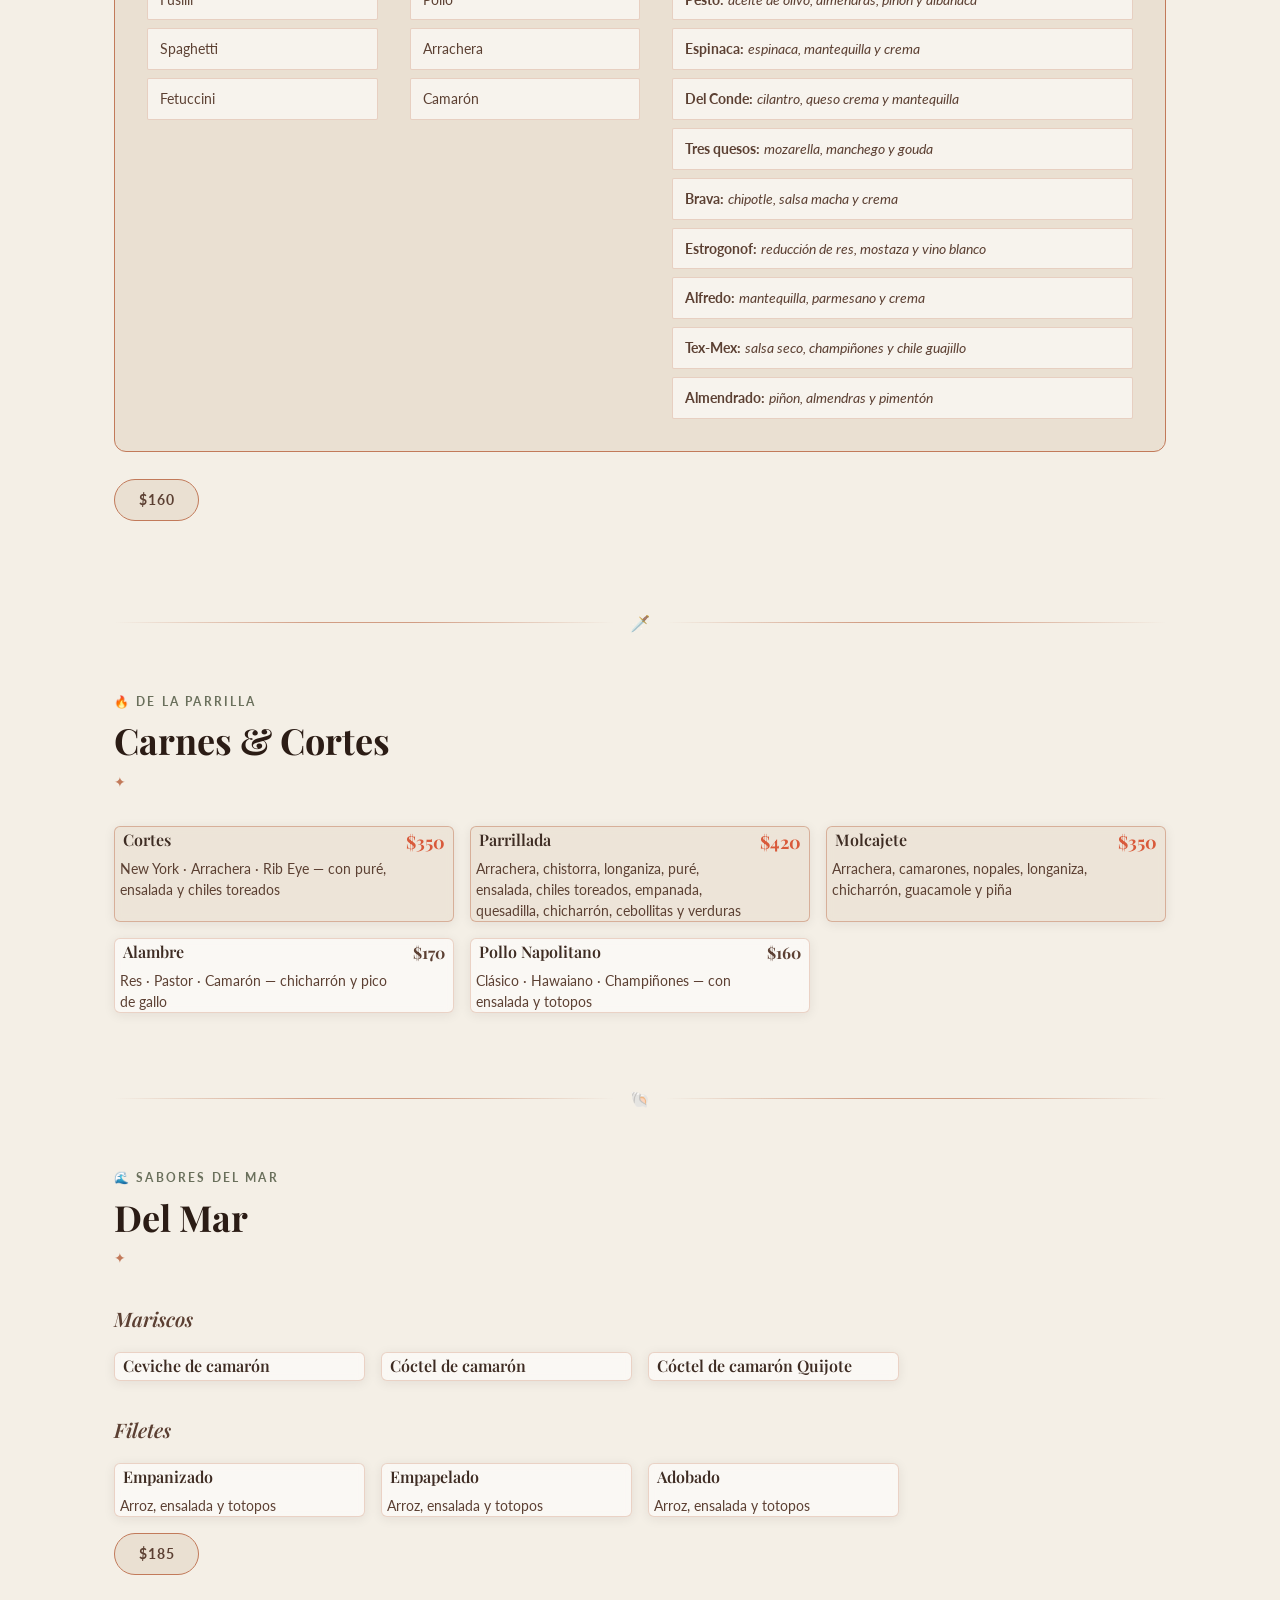
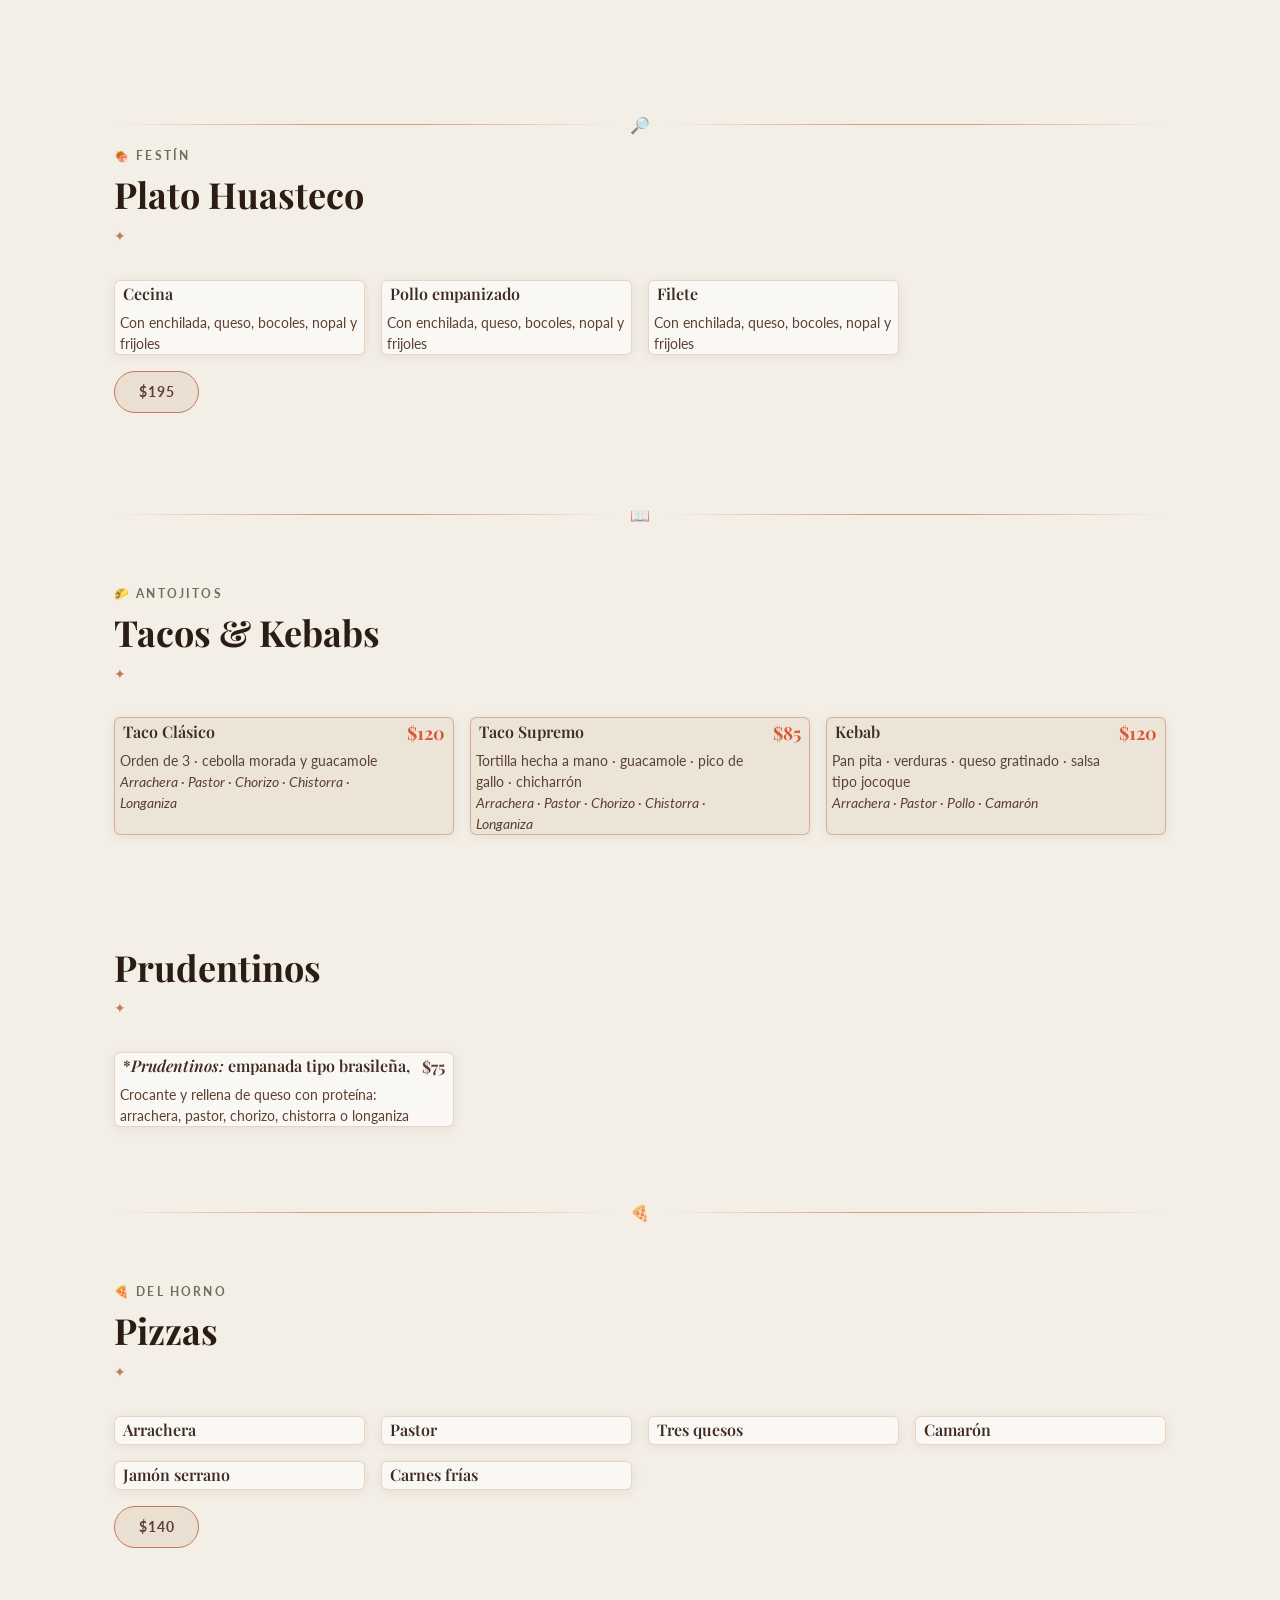
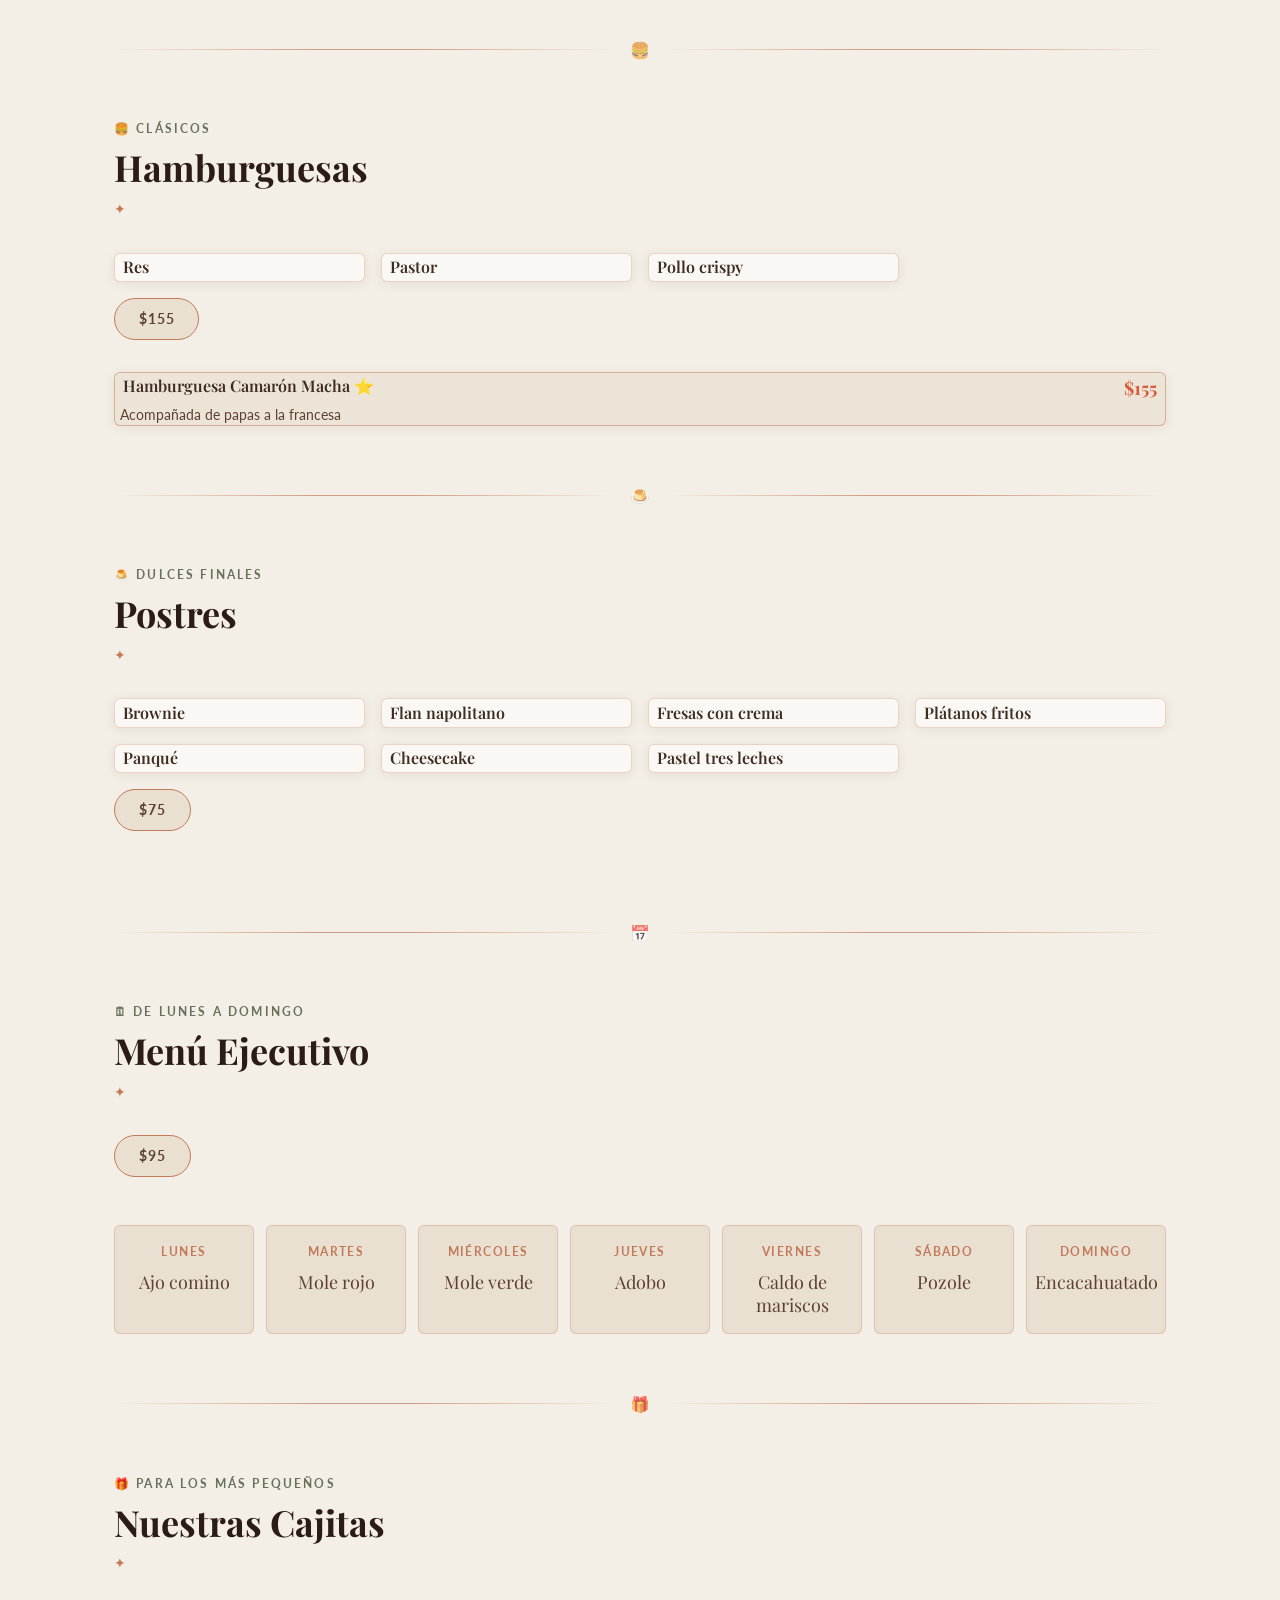
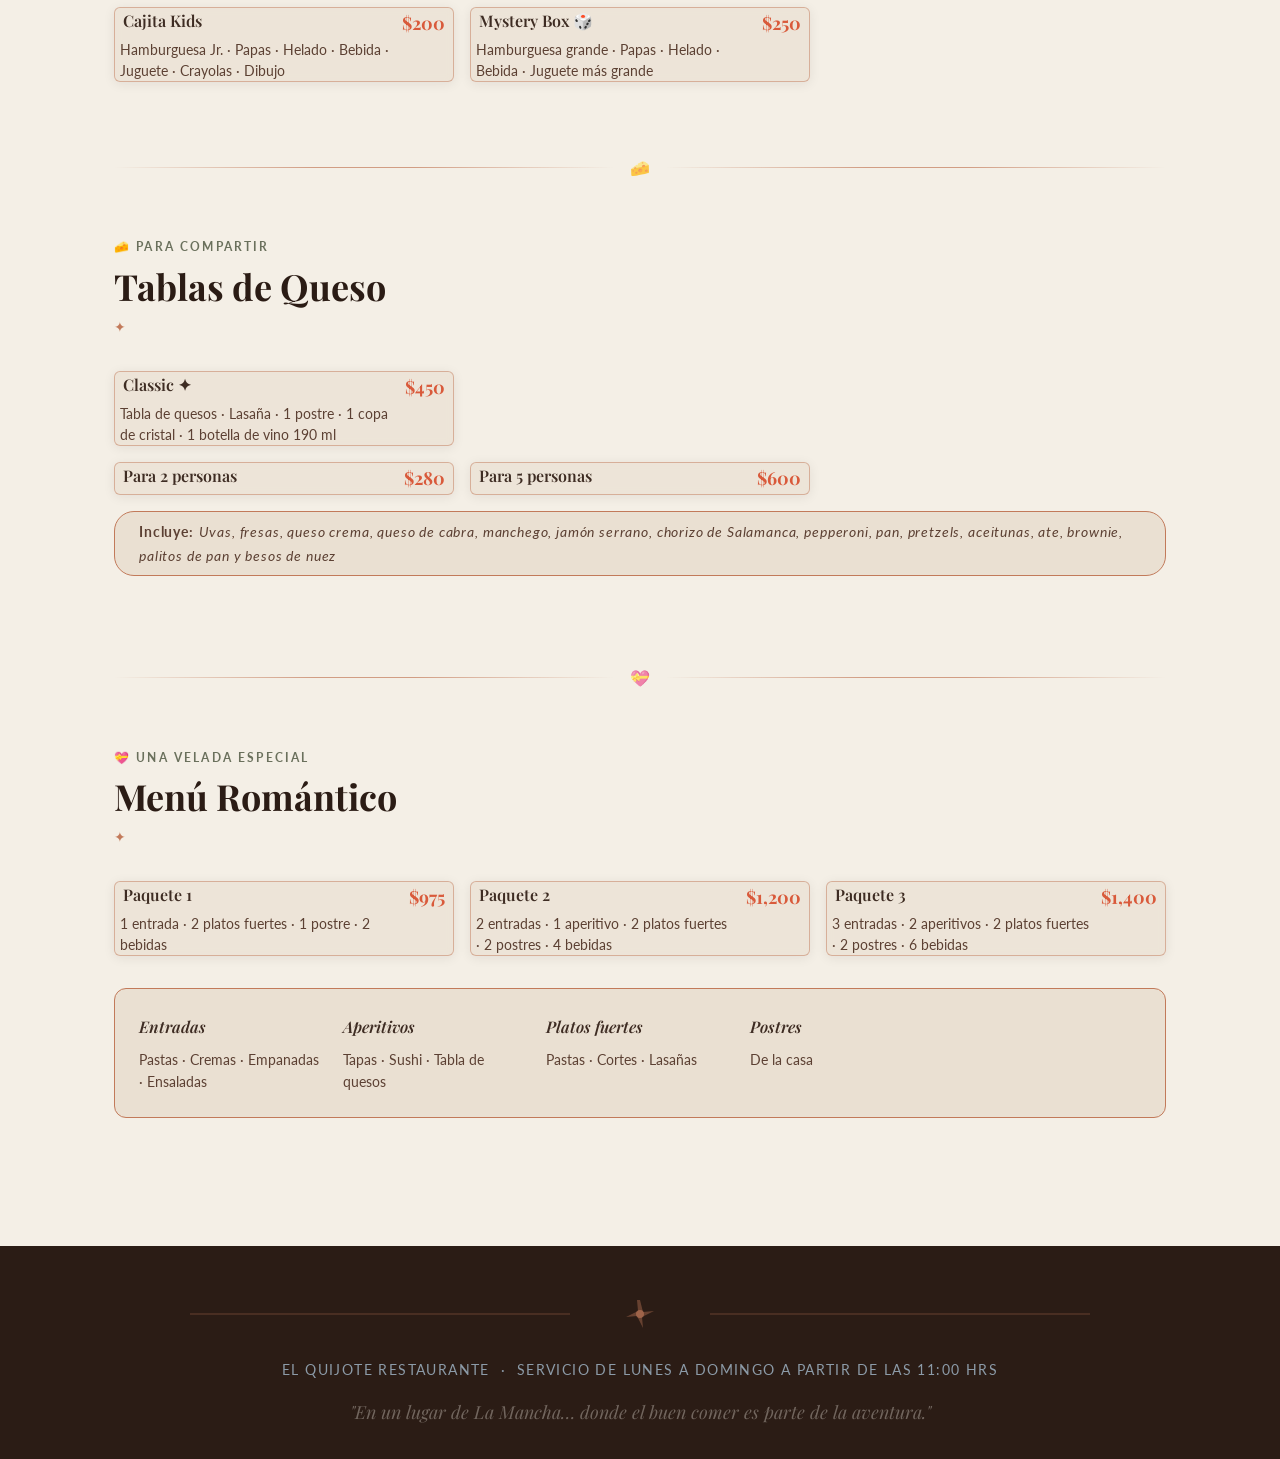
<file: propuesta3.html>
<!DOCTYPE html>
<html lang="es">
<head>
  <meta charset="UTF-8" />
  <meta name="viewport" content="width=device-width, initial-scale=1.0" />
  <title>El Quijote — Menú 2026</title>
  <link rel="preconnect" href="https://fonts.googleapis.com" />
  <link rel="preconnect" href="https://fonts.gstatic.com" crossorigin />
  <link href="https://fonts.googleapis.com/css2?family=Playfair+Display:ital,wght@0,400;0,600;0,700;1,400;1,600&family=Lato:wght@300;400;700&display=swap" rel="stylesheet" />
  <link rel="stylesheet" href="estilo3.css" />
</head>
<body>

  <!-- ░░ HEADER / HERO ░░ -->
  <header class="site-header">
    <div class="header-inner">
<!--       <img class="logo" src="[data-uri]" alt="El Quijote Restaurante" /> -->
<img class="logo" src="logo.jpeg"" alt="El Quijote Restaurante" />
      <div class="header-text">
        <span class="header-tagline">📖 &nbsp;Menú 2026</span>
        <p class="header-sub">Lunes a domingo · desde las 11:00 hrs</p>
      </div>
    </div>

    <!-- Windmill decorative divider -->
    <div class="windmill-divider" aria-hidden="true">
      <svg viewBox="0 0 900 40" xmlns="http://www.w3.org/2000/svg" preserveAspectRatio="none">
        <line x1="0" y1="20" x2="380" y2="20" stroke="currentColor" stroke-width="1"/>
        <g transform="translate(450,20)">
          <circle r="4" fill="currentColor"/>
          <path d="M0-14 L3-2 L14-3 L2 3 L3 14 L-3 2 L-14 3 L-2-3 L-3-14 Z" fill="currentColor" opacity="0.6"/>
        </g>
        <line x1="520" y1="20" x2="900" y2="20" stroke="currentColor" stroke-width="1"/>
      </svg>
    </div>
  </header>

  <!-- ░░ CATEGORY NAV (sticky bookmark tabs) ░░ -->
  <nav class="cat-nav" id="catNav" aria-label="Categorías del menú">
    <ul class="cat-nav__list">
      <li><a href="#entradas"   class="cat-nav__link">Entradas</a></li>
      <li><a href="#taperia"    class="cat-nav__link">Tapería</a></li>
      <li><a href="#papas"      class="cat-nav__link">Papa al Horno</a></li>
      <li><a href="#ensaladas"  class="cat-nav__link">Ensaladas</a></li>
      <li><a href="#pastas"     class="cat-nav__link">Pastas</a></li>
      <li><a href="#carnes"     class="cat-nav__link">Carnes</a></li>
      <li><a href="#mar"        class="cat-nav__link">Del Mar</a></li>
      <li><a href="#plato_huasteco" class="cat-nav__link">Plato Huasteco</a></li>
      <li><a href="#tacos"      class="cat-nav__link">Tacos &amp; Kebabs</a></li>
      <li><a href="#prudentinos" class="cat-nav__link">Prudentinos</a></li>
      <li><a href="#pizzas"     class="cat-nav__link">Pizzas</a></li>
      <li><a href="#burgers"    class="cat-nav__link">Hamburguesas</a></li>
      <li><a href="#postres"    class="cat-nav__link">Postres</a></li>
      <li><a href="#especiales" class="cat-nav__link">Especiales</a></li>
      <li><a href="#cajitas"    class="cat-nav__link">Cajitas</a></li>
      <li><a href="#tablas"     class="cat-nav__link">Tablas</a></li>
      <li><a href="#romantico"  class="cat-nav__link">Romántico</a></li>
    </ul>
  </nav>

  <!-- ░░ MAIN MENU ░░ -->
  <main class="menu-main">

    <!-- ── ENTRADAS ── -->
    <section class="menu-section reveal" id="entradas">
      <div class="section-eyebrow">🌾 Entradas &amp; Aperitivos</div>
      <h2 class="section-title">Entradas</h2>
      <div class="divider-quill" aria-hidden="true">✦</div>

      <div class="item-grid">
        <div class="menu-card" data-price="$170">
          <div class="menu-card__body">
            <span class="menu-card__name">Carpaccio de pera</span>
            <span class="menu-card__desc">Crema de papa con tocino</span>
          </div>
          <span class="menu-card__price">$170</span>
        </div>
        <div class="menu-card" data-price="$85">
          <div class="menu-card__body">
            <span class="menu-card__name">Crema de camarón</span>
          </div>
          <span class="menu-card__price">$85</span>
        </div>
        <div class="menu-card" data-price="$120">
          <div class="menu-card__body">
            <span class="menu-card__name">Sopa azteca</span>
          </div>
          <span class="menu-card__price">$120</span>
        </div>
        <div class="menu-card" data-price="$125">
          <div class="menu-card__body">
            <span class="menu-card__name">Caldo de camarón</span>
          </div>
          <span class="menu-card__price">$125</span>
        </div>
        <div class="menu-card" data-price="$75">
          <div class="menu-card__body">
            <span class="menu-card__name">Empanada argentina / camarón</span>
          </div>
          <span class="menu-card__price">$75</span>
        </div>
        <div class="menu-card" data-price="$165">
          <div class="menu-card__body">
            <span class="menu-card__name">Tostada de camarón</span>
            <span class="menu-card__desc">Orden de 3</span>
          </div>
          <span class="menu-card__price">$165</span>
        </div>
        <div class="menu-card" data-price="$75">
          <div class="menu-card__body">
            <span class="menu-card__name">Papas a la francesa</span>
          </div>
          <span class="menu-card__price">$75</span>
        </div>
        <div class="menu-card" data-price="$70">
          <div class="menu-card__body">
            <span class="menu-card__name">Mini prudentinos</span>
          </div>
          <span class="menu-card__price">$70</span>
        </div>
        <div class="menu-card" data-price="$85">
          <div class="menu-card__body">
            <span class="menu-card__name">Alitas</span>
            <span class="menu-card__desc">Con saldo BBQ, mango habanero, bufalo o valentina</span>
          </div>
          <span class="menu-card__price">$85</span>
        </div>
        <div class="menu-card" data-price="$120">
          <div class="menu-card__body">
            <span class="menu-card__name">Queso fundido</span>
            <span class="menu-card__desc">Con chorizo argentino, chistorra o longaniza</span>
          </div>
          <span class="menu-card__price">$120</span>
        </div>
      </div>

      <h3 class="subsection-title">Tostadas de camarón — $85 c/u</h3>
      <div class="item-grid item-grid--sm">
        <div class="menu-card menu-card--variant" data-price="$85">
          <div class="menu-card__body">
            <span class="menu-card__name">Clásica</span>
            <span class="menu-card__desc">Camarón fresco, aguacate y aderezo</span>
          </div>
        </div>
        <div class="menu-card menu-card--variant" data-price="$85">
          <div class="menu-card__body">
            <span class="menu-card__name">Cabo</span>
            <span class="menu-card__desc">Camarón con salsas y pico de gallo</span>
          </div>
        </div>
        <div class="menu-card menu-card--variant" data-price="$85">
          <div class="menu-card__body">
            <span class="menu-card__name">Tampico</span>
            <span class="menu-card__desc">Camarón con aderezo, zanahoria y aguacate</span>
          </div>
        </div>
        <div class="menu-card menu-card--variant" data-price="$85">
          <div class="menu-card__body">
            <span class="menu-card__name">Griego</span>
            <span class="menu-card__desc">Camarón con yogurt natural, espinaca y pepino</span>
          </div>
        </div>
      </div>
    </section>

    <div class="section-divider" aria-hidden="true"><span>⚔️</span></div>

    <!-- ── TAPERÍA ── -->
    <section class="menu-section reveal" id="taperia">
      <div class="section-eyebrow">🍷 Aperitivos</div>
      <h2 class="section-title">Tapería</h2>
      <div class="divider-quill" aria-hidden="true">✦</div>
      

      <div class="item-grid">
        <div class="menu-card">
          <div class="menu-card__body">
            <span class="menu-card__name">Clásica</span>
            <span class="menu-card__desc">Queso crema, jamón serrano, zanahoria, pimientos, aceituna negra y vino tinto</span>
          </div>
        </div>
        <div class="menu-card">
          <div class="menu-card__body">
            <span class="menu-card__name">Gourmet</span>
            <span class="menu-card__desc">Queso de cabra, jamón serrano, pimientos, aceituna negra y mermelada de fruta</span>
          </div>
        </div>
        <div class="menu-card">
          <div class="menu-card__body">
            <span class="menu-card__name">Dulcinea</span>
            <span class="menu-card__desc">Queso de cabra, fresa y crema de vainilla</span>
          </div>
        </div>
        <div class="menu-card">
          <div class="menu-card__body">
            <span class="menu-card__name">Original</span>
            <span class="menu-card__desc">Queso de cabra, nuez, jamón serrano y vino tinto de jamaica</span>
          </div>
        </div>
        <div class="menu-card">
          <div class="menu-card__body">
            <span class="menu-card__name">Delicia</span>
            <span class="menu-card__desc">Queso crema, jamón serrano, champiñones y pesto</span>
          </div>
        </div>
      </div>
      <p class="price-badge">$90 · orden de 5 &nbsp;|&nbsp; $180 · orden de 10</p>
    </section>

    <div class="section-divider" aria-hidden="true"><span>📜</span></div>

    <!-- ── PAPA AL HORNO ── -->
    <section class="menu-section reveal" id="papas">
      <div class="section-eyebrow">🥔 Especialidades</div>
      <h2 class="section-title">Papa al Horno</h2>
      <div class="divider-quill" aria-hidden="true">✦</div>
      

      <div class="item-grid item-grid--sm">
        <div class="menu-card"><div class="menu-card__body"><span class="menu-card__name">Papa de arrachera</span></div></div>
        <div class="menu-card"><div class="menu-card__body"><span class="menu-card__name">Papa de pastor</span></div></div>
        <div class="menu-card"><div class="menu-card__body"><span class="menu-card__name">Papa de champiñones</span></div></div>
        <div class="menu-card"><div class="menu-card__body"><span class="menu-card__name">Fondiu de papa de camarón</span></div></div>
      </div>

      <p class="price-badge">$160 · incluye ensalada y totopos</p>
    </section>

    <div class="section-divider" aria-hidden="true"><span>🌿</span></div>

    <!-- ── ENSALADAS ── -->
    <section class="menu-section reveal" id="ensaladas">
      <div class="section-eyebrow">🥗 Frescura</div>
      <h2 class="section-title">Ensaladas</h2>
      <div class="divider-quill" aria-hidden="true">✦</div>

      <div class="item-grid">
        <div class="menu-card">
          <div class="menu-card__body">
            <span class="menu-card__name">Mediterránea</span>
            <span class="menu-card__desc">Pera, manzana y aderezo yogurt-mostaza</span>
          </div>
        </div>
        <div class="menu-card">
          <div class="menu-card__body">
            <span class="menu-card__name">De la Mancha</span>
            <span class="menu-card__desc">Fresa, manzana y aderezo de vino tinto</span>
          </div>
        </div>
        <div class="menu-card">
          <div class="menu-card__body">
            <span class="menu-card__name">Dulcinea</span>
            <span class="menu-card__desc">Queso de cabra, fresa, quinoa y aguacate</span>
          </div>
        </div>
        <div class="menu-card">
          <div class="menu-card__body">
            <span class="menu-card__name">Oaxaqueña</span>
            <span class="menu-card__desc">Queso de cabra, piña, zanahoria y aderezo de piloncillo-chipotle</span>
          </div>
        </div>
        <div class="menu-card">
          <div class="menu-card__body">
            <span class="menu-card__name">Italiana</span>
            <span class="menu-card__desc">Pimiento, aguacate, pepino y aderezo tipo Tampico</span>
          </div>
        </div>
      </div>
      <p class="price-badge">$160</p>
    </section>

    <div class="section-divider" aria-hidden="true"><span>⚔️</span></div>

    <!-- ── PASTAS ── -->
    <section class="menu-section reveal" id="pastas">
      <div class="section-eyebrow">🍝 Italia &amp; Tradición</div>
      <h2 class="section-title">Pastas</h2>
      <div class="divider-quill" aria-hidden="true">✦</div>

      <div class="item-grid">
        <div class="menu-card menu-card--featured">
          <div class="menu-card__body">
            <span class="menu-card__name">Pasta de la Casa ⭐</span>
            <span class="menu-card__desc">Fetuccini con camarones mariposa y Parmigiano Reggiano</span>
          </div>
          <span class="menu-card__price menu-card__price--highlight">$250</span>
        </div>
        <div class="menu-card"><div class="menu-card__body"><span class="menu-card__name">Camarón con queso</span></div><span class="menu-card__price">$165</span></div>
        <div class="menu-card"><div class="menu-card__body"><span class="menu-card__name">Ravioles</span><span class="menu-card__desc">Espinaca con queso</span></div><span class="menu-card__price">$180</span></div>
        <div class="menu-card"><div class="menu-card__body"><span class="menu-card__name">Bolognesa</span><span class="menu-card__desc">Res molida, salsa pomodoro</span></div><span class="menu-card__price">$165</span></div>
      </div>

      <!-- Pasta builder -->
      <div class="pasta-builder reveal">
        <h3 class="subsection-title">Arma tu pasta</h3>
        <div class="builder-columns">
          <div class="builder-col">
            <h4 class="builder-label">Tipo de pasta</h4>
            <ul class="builder-list">
              <li>Fusilli</li>
              <li>Spaghetti</li>
              <li>Fetuccini</li>
            </ul>
          </div>
          <div class="builder-col">
            <h4 class="builder-label">Proteína</h4>
            <ul class="builder-list">
              <li>Pollo</li>
              <li>Arrachera</li>
              <li>Camarón</li>
            </ul>
          </div>
          <div class="builder-col builder-col--wide">
            <h4 class="builder-label">Salsas</h4>
            <!--<ul class="builder-list builder-list--grid">-->
            <ul class="builder-list">
              <li><b>Pesto:</b> <i>aceite de olivo, almendras, pinón y albahaca</i></li>
              <li><b>Espinaca:</b> <i>espinaca, mantequilla y crema</i></li>
              <li><b>Del Conde:</b> <i>cilantro, queso crema y mantequilla</i></li>
              <li><b>Tres quesos:</b> <i>mozarella, manchego y gouda</i></li>
              <li><b>Brava:</b> <i>chipotle, salsa macha y crema</i></li>
              <li><b>Estrogonof:</b> <i>reducción de res, mostaza y vino blanco</i></li>
              <li><b>Alfredo:</b> <i>mantequilla, parmesano y crema</i></li>
              <li><b>Tex-Mex:</b> <i>salsa seco, champiñones y chile guajillo</i></li>
              <li><b>Almendrado:</b> <i>piñon, almendras y pimentón</i></li>
            </ul>
          </div>
        </div>
      </div>
      <br>
      <p class="price-badge">$160</p>
    </section>

    <div class="section-divider" aria-hidden="true"><span>🗡️</span></div>

    <!-- ── CARNES ── -->
    <section class="menu-section reveal" id="carnes">
      <div class="section-eyebrow">🔥 De la Parrilla</div>
      <h2 class="section-title">Carnes &amp; Cortes</h2>
      <div class="divider-quill" aria-hidden="true">✦</div>

      <div class="item-grid">
        <div class="menu-card menu-card--featured">
          <div class="menu-card__body">
            <span class="menu-card__name">Cortes</span>
            <span class="menu-card__desc">New York · Arrachera · Rib Eye — con puré, ensalada y chiles toreados</span>
          </div>
          <span class="menu-card__price menu-card__price--highlight">$350</span>
        </div>
        <div class="menu-card menu-card--featured">
          <div class="menu-card__body">
            <span class="menu-card__name">Parrillada</span>
            <span class="menu-card__desc">Arrachera, chistorra, longaniza, puré, ensalada, chiles toreados, empanada, quesadilla, chicharrón, cebollitas y verduras</span>
          </div>
          <span class="menu-card__price menu-card__price--highlight">$420</span>
        </div>
        <div class="menu-card menu-card--featured">
          <div class="menu-card__body">
            <span class="menu-card__name">Molcajete</span>
            <span class="menu-card__desc">Arrachera, camarones, nopales, longaniza, chicharrón, guacamole y piña</span>
          </div>
          <span class="menu-card__price menu-card__price--highlight">$350</span>
        </div>
        <div class="menu-card"><div class="menu-card__body"><span class="menu-card__name">Alambre</span><span class="menu-card__desc">Res · Pastor · Camarón — chicharrón y pico de gallo</span></div><span class="menu-card__price">$170</span></div>
        <div class="menu-card"><div class="menu-card__body"><span class="menu-card__name">Pollo Napolitano</span><span class="menu-card__desc">Clásico · Hawaiano · Champiñones — con ensalada y totopos</span></div><span class="menu-card__price">$160</span></div>
      </div>
    </section>

    <div class="section-divider" aria-hidden="true"><span>🐚</span></div>

    <!-- ── DEL MAR ── -->
    <section class="menu-section reveal" id="mar">
      <div class="section-eyebrow">🌊 Sabores del Mar</div>
      <h2 class="section-title">Del Mar</h2>
      <div class="divider-quill" aria-hidden="true">✦</div>

      <h3 class="subsection-title">Mariscos</h3>
      <div class="item-grid item-grid--sm">
        <div class="menu-card">
          <div class="menu-card__body">
            <span class="menu-card__name">Ceviche de camarón</span>
          </div>
        </div>
        <div class="menu-card">
          <div class="menu-card__body">
            <span class="menu-card__name">Cóctel de camarón</span>
          </div>
        </div>
        <div class="menu-card">
          <div class="menu-card__body">
            <span class="menu-card__name">Cóctel de camarón Quijote</span>
          </div>
        </div>
      </div>

      <h3 class="subsection-title">Filetes</h3>
      <div class="item-grid item-grid--sm">
        <div class="menu-card">
          <div class="menu-card__body">
            <span class="menu-card__name">Empanizado</span>
            <span class="menu-card__desc">Arroz, ensalada y totopos</span>
          </div>
        </div>
        <div class="menu-card">
          <div class="menu-card__body">
            <span class="menu-card__name">Empapelado</span>
            <span class="menu-card__desc">Arroz, ensalada y totopos</span>
          </div>
        </div>
        <div class="menu-card">
          <div class="menu-card__body">
            <span class="menu-card__name">Adobado</span>
            <span class="menu-card__desc">Arroz, ensalada y totopos</span>
          </div>
        </div>
      </div>
      <p class="price-badge">$185</p>
    </section>
    
    <section class="menu-section reveal" id="plato_huasteco">
    <div class="section-divider" aria-hidden="true"><span>🔎</span></div>
      <div class="section-eyebrow">🍖 Festín</div>
      <h2 class="section-title">Plato Huasteco</h2>
      <div class="divider-quill" aria-hidden="true">✦</div>
      
      <div class="item-grid item-grid--sm">
        <div class="menu-card">
          <div class="menu-card__body">
            <span class="menu-card__name">Cecina</span>
            <span class="menu-card__desc">Con enchilada, queso, bocoles, nopal y frijoles</span>
          </div>
        </div>
        <div class="menu-card">
          <div class="menu-card__body">
            <span class="menu-card__name">Pollo empanizado</span>
            <span class="menu-card__desc">Con enchilada, queso, bocoles, nopal y frijoles</span>
          </div>
        </div>
        <div class="menu-card">
          <div class="menu-card__body">
            <span class="menu-card__name">Filete</span>
            <span class="menu-card__desc">Con enchilada, queso, bocoles, nopal y frijoles</span>
          </div>
        </div>
      </div>
      <p class="price-badge">$195</p>
    </section>
    
    <div class="section-divider" aria-hidden="true"><span>📖</span></div>

    <!-- ── TACOS & KEBABS ── -->
    <section class="menu-section reveal" id="tacos">
      <div class="section-eyebrow">🌮 Antojitos</div>
      <h2 class="section-title">Tacos &amp; Kebabs</h2>
      <div class="divider-quill" aria-hidden="true">✦</div>

      <div class="item-grid">
        <div class="menu-card menu-card--featured">
          <div class="menu-card__body">
            <span class="menu-card__name">Taco Clásico</span>
            <span class="menu-card__desc">Orden de 3 · cebolla morada y guacamole<br><em>Arrachera · Pastor · Chorizo · Chistorra · Longaniza</em></span>
          </div>
          <span class="menu-card__price menu-card__price--highlight">$120</span>
        </div>
        <div class="menu-card menu-card--featured">
          <div class="menu-card__body">
            <span class="menu-card__name">Taco Supremo</span>
            <span class="menu-card__desc">Tortilla hecha a mano · guacamole · pico de gallo · chicharrón<br><em>Arrachera · Pastor · Chorizo · Chistorra · Longaniza</em></span>
          </div>
          <span class="menu-card__price menu-card__price--highlight">$85</span>
        </div>
        <div class="menu-card menu-card--featured">
          <div class="menu-card__body">
            <span class="menu-card__name">Kebab</span>
            <span class="menu-card__desc">Pan pita · verduras · queso gratinado · salsa tipo jocoque<br><em>Arrachera · Pastor · Pollo · Camarón</em></span>
          </div>
          <span class="menu-card__price menu-card__price--highlight">$120</span>
        </div>
      </div>
    </section>
    <section class="menu-section reveal" id="prudentinos">
      <h2 class="section-title">Prudentinos</h2>
      <div class="divider-quill" aria-hidden="true">✦</div>
      <div class="item-grid">
        <div class="menu-card">
          <div class="menu-card__body">
            <span class="menu-card__name">*<i>Prudentinos:</i> empanada tipo brasileña, </span>
            <span class="menu-card__desc">Crocante y rellena de queso con proteína: arrachera, pastor, chorizo, chistorra o longaniza</span>
          </div>
          <span class="menu-card__price">$75</span>
        </div>
      </div>
    </section>

    <div class="section-divider" aria-hidden="true"><span>🍕</span></div>

    <!-- ── PIZZAS ── -->
    <section class="menu-section reveal" id="pizzas">
      <div class="section-eyebrow">🍕 Del Horno</div>
      <h2 class="section-title">Pizzas</h2>
      <div class="divider-quill" aria-hidden="true">✦</div>
      <div class="item-grid item-grid--sm">
        <div class="menu-card"><div class="menu-card__body"><span class="menu-card__name">Arrachera</span></div></div>
        <div class="menu-card"><div class="menu-card__body"><span class="menu-card__name">Pastor</span></div></div>
        <div class="menu-card"><div class="menu-card__body"><span class="menu-card__name">Tres quesos</span></div></div>
        <div class="menu-card"><div class="menu-card__body"><span class="menu-card__name">Camarón</span></div></div>
        <div class="menu-card"><div class="menu-card__body"><span class="menu-card__name">Jamón serrano</span></div></div>
        <div class="menu-card"><div class="menu-card__body"><span class="menu-card__name">Carnes frías</span></div></div>
      </div>
      <p class="price-badge">$140</p>
    </section>

    <div class="section-divider" aria-hidden="true"><span>🍔</span></div>

    <!-- ── HAMBURGUESAS ── -->
    <section class="menu-section reveal" id="burgers">
      <div class="section-eyebrow">🍔 Clásicos</div>
      <h2 class="section-title">Hamburguesas</h2>
      <div class="divider-quill" aria-hidden="true">✦</div>

      <div class="item-grid item-grid--sm">
        <div class="menu-card"><div class="menu-card__body"><span class="menu-card__name">Res</span></div></div>
        <div class="menu-card"><div class="menu-card__body"><span class="menu-card__name">Pastor</span></div></div>
        <div class="menu-card"><div class="menu-card__body"><span class="menu-card__name">Pollo crispy</span></div></div>
      </div>
      <p class="price-badge">$155</p>
      <div class="menu-card menu-card--featured">
        <div class="menu-card__body">
          <span class="menu-card__name">Hamburguesa Camarón Macha ⭐</span>
          <span class="menu-card__desc">Acompañada de papas a la francesa</span>
        </div>
        <span class="menu-card__price menu-card__price--highlight">$155</span>
      </div>
    </section>

    <div class="section-divider" aria-hidden="true"><span>🍮</span></div>

    <!-- ── POSTRES ── -->
    <section class="menu-section reveal" id="postres">
      <div class="section-eyebrow">🍮 Dulces Finales</div>
      <h2 class="section-title">Postres</h2>
      <div class="divider-quill" aria-hidden="true">✦</div>
      
      <div class="item-grid item-grid--sm">
        <div class="menu-card"><div class="menu-card__body"><span class="menu-card__name">Brownie</span></div></div>
        <div class="menu-card"><div class="menu-card__body"><span class="menu-card__name">Flan napolitano</span></div></div>
        <div class="menu-card"><div class="menu-card__body"><span class="menu-card__name">Fresas con crema</span></div></div>
        <div class="menu-card"><div class="menu-card__body"><span class="menu-card__name">Plátanos fritos</span></div></div>
        <div class="menu-card"><div class="menu-card__body"><span class="menu-card__name">Panqué</span></div></div>
        <div class="menu-card"><div class="menu-card__body"><span class="menu-card__name">Cheesecake</span></div></div>
        <div class="menu-card"><div class="menu-card__body"><span class="menu-card__name">Pastel tres leches</span></div></div>
      </div>
      <p class="price-badge">$75</p>
    </section>

    <div class="section-divider" aria-hidden="true"><span>📅</span></div>

    <!-- ── ESPECIALES ── -->
    <section class="menu-section reveal" id="especiales">
      <div class="section-eyebrow">🗓 De lunes a domingo</div>
      <h2 class="section-title">Menú Ejecutivo</h2>
      <div class="divider-quill" aria-hidden="true">✦</div>
      <p class="price-badge">$95</p>

      <div class="ejecutivo-grid">
        <div class="ejecutivo-card"><span class="day">Lunes</span><span class="dish">Ajo comino</span></div>
        <div class="ejecutivo-card"><span class="day">Martes</span><span class="dish">Mole rojo</span></div>
        <div class="ejecutivo-card"><span class="day">Miércoles</span><span class="dish">Mole verde</span></div>
        <div class="ejecutivo-card"><span class="day">Jueves</span><span class="dish">Adobo</span></div>
        <div class="ejecutivo-card"><span class="day">Viernes</span><span class="dish">Caldo de mariscos</span></div>
        <div class="ejecutivo-card"><span class="day">Sábado</span><span class="dish">Pozole</span></div>
        <div class="ejecutivo-card"><span class="day">Domingo</span><span class="dish">Encacahuatado</span></div>
      </div>
    </section>

    <div class="section-divider" aria-hidden="true"><span>🎁</span></div>

    <!-- ── CAJITAS ── -->
    <section class="menu-section reveal" id="cajitas">
      <div class="section-eyebrow">🎁 Para los más pequeños</div>
      <h2 class="section-title">Nuestras Cajitas</h2>
      <div class="divider-quill" aria-hidden="true">✦</div>

      <div class="item-grid">
        <div class="menu-card menu-card--featured">
          <div class="menu-card__body">
            <span class="menu-card__name">Cajita Kids</span>
            <span class="menu-card__desc">Hamburguesa Jr. · Papas · Helado · Bebida · Juguete · Crayolas · Dibujo</span>
          </div>
          <span class="menu-card__price menu-card__price--highlight">$200</span>
        </div>
        <div class="menu-card menu-card--featured">
          <div class="menu-card__body">
            <span class="menu-card__name">Mystery Box 🎲</span>
            <span class="menu-card__desc">Hamburguesa grande · Papas · Helado · Bebida · Juguete más grande</span>
          </div>
          <span class="menu-card__price menu-card__price--highlight">$250</span>
        </div>
      </div>
    </section>

    <div class="section-divider" aria-hidden="true"><span>🧀</span></div>

    <!-- ── TABLAS ── -->
    <section class="menu-section reveal" id="tablas">
      <div class="section-eyebrow">🧀 Para compartir</div>
      <h2 class="section-title">Tablas de Queso</h2>
      <div class="divider-quill" aria-hidden="true">✦</div>

      <div class="item-grid">
        <div class="menu-card menu-card--featured">
          <div class="menu-card__body">
            <span class="menu-card__name">Classic ✦</span>
            <span class="menu-card__desc">Tabla de quesos · Lasaña · 1 postre · 1 copa de cristal · 1 botella de vino 190 ml</span>
          </div>
          <span class="menu-card__price menu-card__price--highlight">$450</span>
        </div>
      </div>
      
      <div class="item-grid">
        <div class="menu-card menu-card--featured">
          <div class="menu-card__body">
            <span class="menu-card__name">Para 2 personas</span>
          </div>
          <span class="menu-card__price menu-card__price--highlight">$280</span>
        </div>
        <div class="menu-card menu-card--featured">
          <div class="menu-card__body">
            <span class="menu-card__name">Para 5 personas</span>
          </div>
          <span class="menu-card__price menu-card__price--highlight">$600</span>
        </div>
      </div>
      <p class="composition-badge"><b>Incluye:</b> <i>Uvas, fresas, queso crema, queso de cabra, manchego, jamón serrano, chorizo de Salamanca, pepperoni, pan, pretzels, aceitunas, ate, brownie, palitos de pan y besos de nuez</i></p>
    </section>

    <div class="section-divider" aria-hidden="true"><span>💝</span></div>

    <!-- ── ROMÁNTICO ── -->
    <section class="menu-section reveal" id="romantico">
      <div class="section-eyebrow">💝 Una velada especial</div>
      <h2 class="section-title">Menú Romántico</h2>
      <div class="divider-quill" aria-hidden="true">✦</div>

      <div class="item-grid">
        <div class="menu-card menu-card--featured">
          <div class="menu-card__body">
            <span class="menu-card__name">Paquete 1</span>
            <span class="menu-card__desc">1 entrada · 2 platos fuertes · 1 postre · 2 bebidas</span>
          </div>
          <span class="menu-card__price menu-card__price--highlight">$975</span>
        </div>
        <div class="menu-card menu-card--featured">
          <div class="menu-card__body">
            <span class="menu-card__name">Paquete 2</span>
            <span class="menu-card__desc">2 entradas · 1 aperitivo · 2 platos fuertes · 2 postres · 4 bebidas</span>
          </div>
          <span class="menu-card__price menu-card__price--highlight">$1,200</span>
        </div>
        <div class="menu-card menu-card--featured">
          <div class="menu-card__body">
            <span class="menu-card__name">Paquete 3</span>
            <span class="menu-card__desc">3 entradas · 2 aperitivos · 2 platos fuertes · 2 postres · 6 bebidas</span>
          </div>
          <span class="menu-card__price menu-card__price--highlight">$1,400</span>
        </div>
      </div>

      <div class="romantico-opciones">
        <div class="opcion-col">
          <h4>Entradas</h4>
          <p>Pastas · Cremas · Empanadas · Ensaladas</p>
        </div>
        <div class="opcion-col">
          <h4>Aperitivos</h4>
          <p>Tapas · Sushi · Tabla de quesos</p>
        </div>
        <div class="opcion-col">
          <h4>Platos fuertes</h4>
          <p>Pastas · Cortes · Lasañas</p>
        </div>
        <div class="opcion-col">
          <h4>Postres</h4>
          <p>De la casa</p>
        </div>
      </div>
    </section>

  </main>

  <!-- ░░ FOOTER ░░ -->
  <footer class="site-footer">
    <div class="footer-windmill" aria-hidden="true">
      <svg viewBox="0 0 900 40" xmlns="http://www.w3.org/2000/svg" preserveAspectRatio="none">
        <line x1="0" y1="20" x2="380" y2="20" stroke="currentColor" stroke-width="1" opacity="0.4"/>
        <g transform="translate(450,20)">
          <circle r="4" fill="currentColor" opacity="0.6"/>
          <path d="M0-14 L3-2 L14-3 L2 3 L3 14 L-3 2 L-14 3 L-2-3 L-3-14 Z" fill="currentColor" opacity="0.4"/>
        </g>
        <line x1="520" y1="20" x2="900" y2="20" stroke="currentColor" stroke-width="1" opacity="0.4"/>
      </svg>
    </div>
    <p class="footer-note">El Quijote Restaurante &nbsp;·&nbsp; Servicio de lunes a domingo a partir de las 11:00 hrs</p>
    <p class="footer-quote">
      <em>"En un lugar de La Mancha… donde el buen comer es parte de la aventura."</em>
    </p>
  </footer>

  <!-- Back to top -->
  <button class="back-top" id="backTop" aria-label="Volver arriba">↑</button>

  <script src="menu_logic3.js"></script>
</body>
</html>
</file>
<file: estilo3.css>
/* ================================================================
   EL QUIJOTE RESTAURANTE — styles.css
   Paleta: "Horizonte Expandido" · Atardecer Rústico
   Reutilizable para todas las secciones del sitio web
   ================================================================ */

/* ── CSS Custom Properties (Design Tokens) ─────────────────────── */
:root {
  /* Familia Lienzos y Texturas (Base) */
  --color-lino:       #F4EFE6;  /* Fondo principal */
  --color-arena:      #EAE0D2;  /* Fondos secundarios */
  --color-nogal:      #5C4033;  /* Textos secundarios */
  --color-roble:      #3E2C23;  /* Títulos principales */
  --color-corteza:    #2B1C15;  /* Footer / hover */

  /* Familia Ocaso y Llamas (Personalidad) */
  --color-terracota:  #C27A5A;  /* Bordes, líneas divisorias */
  --color-azafran:    #E8854A;  /* Hover botones, precios destacados */
  --color-carmesi:    #D95A3B;  /* Botones primarios, ofertas */

  /* Familia Bosque y Vegetación (Orgánico) */
  --color-salvia:     #6A705C;  /* Iconos, viñetas */
  --color-laurel:     #4D6B3A;  /* Etiquetas frescas */

  /* Familia Ocaso Profundo (Contraste y respiro) */
  --color-cenit:      #8C9BA8;  /* Textos auxiliares */
  --color-pizarra:    #4E5B66;  /* Botones secundarios, inputs */

  /* Tipografía */
  --font-display:     'Playfair Display', Georgia, serif;
  --font-body:        'Lato', system-ui, sans-serif;

  /* Escala tipográfica */
  --text-xs:   0.75rem;
  --text-sm:   0.875rem;
  --text-base: 1rem;
  --text-lg:   1.125rem;
  --text-xl:   1.25rem;
  --text-2xl:  1.5rem;
  --text-3xl:  1.875rem;
  --text-4xl:  2.25rem;
  --text-5xl:  3rem;

  /* Espaciado */
  --space-1:  0.25rem;
  --space-2:  0.5rem;
  --space-3:  0.75rem;
  --space-4:  1rem;
  --space-6:  1.5rem;
  --space-8:  2rem;
  --space-10: 2.5rem;
  --space-12: 3rem;
  --space-16: 4rem;
  --space-20: 5rem;
  --space-24: 6rem;

  /* Borders & Radius */
  --radius-sm:  2px;
  --radius-md:  6px;
  --radius-lg:  12px;
  --border-thin: 1px solid var(--color-terracota);
  --border-soft: 1px solid rgba(194,122,90,0.3);

  /* Shadows */
  --shadow-card:  0 2px 12px rgba(43,28,21,0.08);
  --shadow-hover: 0 8px 32px rgba(43,28,21,0.16);
  --shadow-nav:   0 2px 20px rgba(43,28,21,0.12);

  /* Transitions */
  --ease-out: cubic-bezier(0.22, 1, 0.36, 1);
  --duration-fast: 180ms;
  --duration-base: 300ms;
  --duration-slow: 500ms;
}

/* ── Reset & Base ────────────────────────────────────────────────── */
*, *::before, *::after {
  box-sizing: border-box;
  margin: 0;
  padding: 0;
}

html {
  scroll-behavior: smooth;
  font-size: 16px;
}

body {
  background-color: var(--color-lino);
  color: var(--color-roble);
  font-family: var(--font-body);
  font-weight: 400;
  line-height: 1.7;
  min-height: 100vh;
  -webkit-font-smoothing: antialiased;
  overflow-x: hidden;
}

img {
  max-width: 100%;
  display: block;
}

a {
  color: inherit;
  text-decoration: none;
}

ul { list-style: none; }

/* ── Typography utilities ────────────────────────────────────────── */
.font-display { font-family: var(--font-display); }
.text-nogal   { color: var(--color-nogal); }
.text-cenit   { color: var(--color-cenit); }
.text-carmesi { color: var(--color-carmesi); }

/* ── HEADER / HERO ───────────────────────────────────────────────── */
.site-header {
  position: relative;
  background-color: var(--color-corteza);
  background-image:
    radial-gradient(ellipse 80% 60% at 50% 0%, rgba(194,122,90,0.18) 0%, transparent 70%),
    repeating-linear-gradient(
      0deg,
      transparent,
      transparent 39px,
      rgba(255,255,255,0.025) 40px
    );
  padding: var(--space-12) var(--space-8) var(--space-8);
  text-align: center;
  overflow: hidden;
}

.site-header::before {
  content: '';
  position: absolute;
  inset: 0;
  background: url("data:image/svg+xml,%3Csvg width='40' height='40' viewBox='0 0 40 40' xmlns='http://www.w3.org/2000/svg'%3E%3Ccircle cx='20' cy='20' r='0.8' fill='rgba(244,239,230,0.05)'/%3E%3C/svg%3E");
  pointer-events: none;
}

.header-inner {
  position: relative;
  display: flex;
  flex-direction: column;
  align-items: center;
  gap: var(--space-4);
}

.logo {
  width: clamp(140px, 28vw, 200px);
  height: auto;
  border-radius: var(--radius-md);
  filter: drop-shadow(0 4px 24px rgba(0,0,0,0.5));
  transition: transform var(--duration-slow) var(--ease-out);
}

.logo:hover {
  transform: scale(1.03);
}

.header-text {
  display: flex;
  flex-direction: column;
  align-items: center;
  gap: var(--space-2);
}

.header-tagline {
  font-family: var(--font-display);
  font-size: clamp(var(--text-xl), 3vw, var(--text-3xl));
  color: var(--color-lino);
  letter-spacing: 0.08em;
  font-weight: 600;
  opacity: 0;
  animation: fadeSlideUp 0.8s 0.2s var(--ease-out) forwards;
}

.header-sub {
  font-size: var(--text-sm);
  color: var(--color-cenit);
  letter-spacing: 0.12em;
  text-transform: uppercase;
  opacity: 0;
  animation: fadeSlideUp 0.8s 0.4s var(--ease-out) forwards;
}

.windmill-divider {
  color: var(--color-terracota);
  margin-top: var(--space-6);
  opacity: 0.6;
  height: 40px;
}

.windmill-divider svg {
  width: 100%;
  max-width: 900px;
  height: 40px;
}

/* ── CATEGORY NAV ────────────────────────────────────────────────── */
.cat-nav {
  position: sticky;
  top: 0;
  z-index: 100;
  background-color: rgba(62, 44, 35, 0.96);
  backdrop-filter: blur(12px);
  -webkit-backdrop-filter: blur(12px);
  border-bottom: 1px solid rgba(194,122,90,0.25);
  box-shadow: var(--shadow-nav);
}

.cat-nav__list {
  display: flex;
  align-items: center;
  overflow-x: auto;
  padding: 0 var(--space-4);
  gap: 0;
  scrollbar-width: thin;
  scrollbar-color: var(--color-nogal, #c27a5a) transparent;
  /*scrollbar-width: none;*/
  /*-ms-overflow-style: none;*/
}
.cat-nav__list::-webkit-scrollbar {
  height: 6px; /* Makes the horizontal bar thinner */
}
.cat-nav__list::-webkit-scrollbar-track {
  background: transparent; /* Removes the gray track background */
}
.cat-nav__list::-webkit-scrollbar-thumb {
  background: var(--color-nogal, #c27a5a); /* Your warm clay color */
  border-radius: 10px; /* Rounded edges for the scroller */
}
/*.cat-nav__list::-webkit-scrollbar { display: none; }*/

.cat-nav__link {
  display: block;
  padding: var(--space-4) var(--space-4);
  font-size: var(--text-xs);
  font-family: var(--font-body);
  font-weight: 700;
  letter-spacing: 0.1em;
  text-transform: uppercase;
  color: var(--color-arena);
  white-space: nowrap;
  position: relative;
  transition: color var(--duration-fast) ease;
}

.cat-nav__link::after {
  content: '';
  position: absolute;
  bottom: 0;
  left: 50%;
  right: 50%;
  height: 2px;
  background: var(--color-azafran);
  transition: left var(--duration-base) var(--ease-out), right var(--duration-base) var(--ease-out);
}

.cat-nav__link:hover {
  color: var(--color-azafran);
}

.cat-nav__link:hover::after,
.cat-nav__link.is-active::after {
  left: 0;
  right: 0;
}

.cat-nav__link.is-active {
  color: var(--color-azafran);
}

/* ── MAIN CONTENT ────────────────────────────────────────────────── */
.menu-main {
  max-width: 1100px;
  margin: 0 auto;
  padding: var(--space-12) var(--space-6) var(--space-20);
}

/* ── SECTION STRUCTURE ───────────────────────────────────────────── */
.menu-section {
  padding: var(--space-12) 0;
}

.section-eyebrow {
  font-family: var(--font-body);
  font-size: var(--text-xs);
  font-weight: 700;
  letter-spacing: 0.18em;
  text-transform: uppercase;
  color: var(--color-salvia);
  margin-bottom: var(--space-2);
}

.section-title {
  font-family: var(--font-display);
  font-size: clamp(var(--text-2xl), 4vw, var(--text-4xl));
  font-weight: 700;
  /*color: var(--color-roble);*/
  color: var(--color-corteza);
  line-height: 1.15;
  margin-bottom: var(--space-2);
}

.subsection-title {
  font-family: var(--font-display);
  font-size: var(--text-xl);
  font-weight: 600;
  color: var(--color-nogal);
  margin: var(--space-8) 0 var(--space-4);
  font-style: italic;
}

.divider-quill {
  color: var(--color-terracota);
  font-size: var(--text-sm);
  letter-spacing: 0.4em;
  margin-bottom: var(--space-8);
  user-select: none;
}

.price-badge {
  display: inline-block;
  background: var(--color-arena);
  border: var(--border-thin);
  color: var(--color-nogal);
  font-size: var(--text-sm);
  font-weight: 700;
  letter-spacing: 0.06em;
  padding: var(--space-2) var(--space-6);
  border-radius: 100px;
  margin-bottom: var(--space-8);
}

.composition-badge {
  display: inline-block;
  background: var(--color-arena);
  border: var(--border-thin);
  color: var(--color-nogal);
  font-size: var(--text-sm);
  font-weight: 400;
  letter-spacing: 0.06em;
  padding: var(--space-2) var(--space-6);
  border-radius: 20px;
  margin-bottom: var(--space-8);
}

/* ── SECTION DIVIDERS ────────────────────────────────────────────── */
.section-divider {
  display: flex;
  align-items: center;
  gap: var(--space-4);
  padding: var(--space-2) 0;
  color: var(--color-terracota);
  opacity: 0.70;
}

.section-divider::before,
.section-divider::after {
  content: '';
  flex: 1;
  height: 1px;
  background: linear-gradient(
    to var(--dir, right),
    transparent,
    var(--color-terracota) 40%,
    var(--color-terracota) 60%,
    transparent
  );
}

.section-divider span {
  font-size: var(--text-base);
  flex-shrink: 0;
}

.section-divider img {
  height: 32px;  /* 👈 Set your desired height */
  width: auto;   /* Maintains aspect ratio */
  flex-shrink: 0;
  display: block; /* Removes extra spacing below the image */
}

/* ── ITEM GRID ───────────────────────────────────────────────────── */
.item-grid {
  display: grid;
  grid-template-columns: repeat(auto-fill, minmax(280px, 1fr));
  gap: var(--space-4);
  margin-bottom: var(--space-4);
}

.item-grid--sm {
  grid-template-columns: repeat(auto-fill, minmax(220px, 1fr));
}

/* ── MENU CARDS ──────────────────────────────────────────────────── */
.menu-card {
  display: flex;
  align-items: flex-start;
  justify-content: space-between;
  gap: var(--space-3);
  padding: var(--space-5) var(--space-5);
  background: rgba(255,255,255,0.55);
  border: var(--border-soft);
  border-radius: var(--radius-md);
  backdrop-filter: blur(4px);
  box-shadow: var(--shadow-card);
  cursor: default;
  transition:
    transform var(--duration-base) var(--ease-out),
    box-shadow var(--duration-base) var(--ease-out),
    background var(--duration-base) ease,
    border-color var(--duration-base) ease;
  position: relative;
  overflow: hidden;
}

.menu-card::before {
  content: '';
  position: absolute;
  left: 0;
  top: 0;
  bottom: 0;
  width: 3px;
  background: var(--color-terracota);
  transform: scaleY(0);
  transform-origin: bottom;
  transition: transform var(--duration-base) var(--ease-out);
  border-radius: 0 0 0 var(--radius-sm);
}

.menu-card:hover {
  transform: translateY(-3px);
  box-shadow: var(--shadow-hover);
  background: rgba(255,255,255,0.8);
  border-color: rgba(194,122,90,0.6);
}

.menu-card:hover::before {
  transform: scaleY(1);
}

.menu-card--featured {
  background: rgba(234,224,210,0.7);
  border-color: rgba(194,122,90,0.5);
}

.menu-card--featured::before {
  background: var(--color-carmesi);
}

.menu-card--variant {
  background: rgba(244,239,230,0.5);
}

.menu-card__body {
  flex: 1;
  display: flex;
  flex-direction: column;
  gap: var(--space-1);
}

.menu-card__name {
  font-family: var(--font-display);
  font-size: var(--text-base);
  font-weight: 600;
  color: var(--color-roble);
  line-height: 1.3;
  transition: color var(--duration-fast) ease;
  margin-left: 0.5rem;
  margin-top: 0.2rem;
  margin-bottom: 0.2rem;
}

.menu-card:hover .menu-card__name {
  color: var(--color-carmesi);
}

.menu-card__desc {
  font-size: var(--text-sm);
  color: var(--color-nogal);
  line-height: 1.5;
  margin-left: 0.3rem;
}

.menu-card__price {
  font-family: var(--font-display);
  font-size: var(--text-base);
  font-weight: 700;
  color: var(--color-nogal);
  white-space: nowrap;
  flex-shrink: 0;
  transition: color var(--duration-fast) ease;
  margin-right: 0.5rem;
}

.menu-card:hover .menu-card__price {
  color: var(--color-azafran);
}

.menu-card__price--highlight {
  color: var(--color-carmesi);
  font-size: var(--text-lg);
}

.menu-card:hover .menu-card__price--highlight {
  color: var(--color-azafran);
}

/* ── PASTA BUILDER ───────────────────────────────────────────────── */
.pasta-builder {
  background: var(--color-arena);
  border: var(--border-thin);
  border-radius: var(--radius-lg);
  padding: var(--space-8);
  margin-top: var(--space-8);
}

.pasta-builder .subsection-title {
  margin-top: 0;
}

.builder-columns {
  display: flex;
  gap: var(--space-8);
  flex-wrap: wrap;
  margin-top: var(--space-4);
}

.builder-col {
  flex: 1;
  min-width: 140px;
}

.builder-col--wide {
  flex: 2;
  min-width: 240px;
}

.builder-label {
  font-family: var(--font-body);
  font-size: var(--text-xs);
  font-weight: 700;
  letter-spacing: 0.14em;
  text-transform: uppercase;
  color: var(--color-salvia);
  margin-bottom: var(--space-3);
}

.builder-list {
  display: flex;
  flex-direction: column;
  gap: var(--space-2);
}

.builder-list--grid {
  display: grid;
  grid-template-columns: repeat(auto-fill, minmax(100px, 1fr));
  gap: var(--space-2);
}

.builder-list li {
  font-size: var(--text-sm);
  color: var(--color-nogal);
  padding: var(--space-2) var(--space-3);
  background: rgba(255,255,255,0.6);
  border: var(--border-soft);
  border-radius: var(--radius-sm);
  cursor: pointer;
  transition:
    background var(--duration-fast) ease,
    border-color var(--duration-fast) ease,
    color var(--duration-fast) ease,
    transform var(--duration-fast) ease;
}

.builder-list li:hover {
  background: var(--color-lino);
  border-color: var(--color-terracota);
  color: var(--color-carmesi);
  transform: translateX(4px);
}

.builder-list li.selected {
  background: var(--color-carmesi);
  border-color: var(--color-carmesi);
  color: var(--color-lino);
  font-weight: 700;
}

/* ── EJECUTIVO GRID ──────────────────────────────────────────────── */
.ejecutivo-grid {
  display: grid;
  grid-template-columns: repeat(auto-fill, minmax(130px, 1fr));
  gap: var(--space-3);
  margin-top: var(--space-4);
}

.ejecutivo-card {
  display: flex;
  flex-direction: column;
  align-items: center;
  text-align: center;
  padding: var(--space-4) var(--space-3);
  background: var(--color-arena);
  border: var(--border-soft);
  border-radius: var(--radius-md);
  gap: var(--space-2);
  transition:
    transform var(--duration-base) var(--ease-out),
    background var(--duration-base) ease,
    box-shadow var(--duration-base) ease;
  cursor: default;
}

.ejecutivo-card:hover {
  transform: translateY(-4px) scale(1.02);
  background: var(--color-roble);
  box-shadow: var(--shadow-hover);
}

.ejecutivo-card .day {
  font-family: var(--font-body);
  font-size: var(--text-xs);
  font-weight: 700;
  letter-spacing: 0.12em;
  text-transform: uppercase;
  color: var(--color-terracota);
  transition: color var(--duration-fast) ease;
}

.ejecutivo-card .dish {
  font-family: var(--font-display);
  font-size: var(--text-lg);
  color: var(--color-nogal);
  line-height: 1.3;
  transition: color var(--duration-fast) ease;
}

.ejecutivo-card:hover .day {
  color: var(--color-azafran);
}

.ejecutivo-card:hover .dish {
  color: var(--color-lino);
}

/* ── ROMÁNTICO OPTIONS ───────────────────────────────────────────── */
.romantico-opciones {
  display: grid;
  grid-template-columns: repeat(auto-fill, minmax(180px, 1fr));
  gap: var(--space-4);
  margin-top: var(--space-8);
  padding: var(--space-6);
  background: var(--color-arena);
  border: var(--border-thin);
  border-radius: var(--radius-lg);
}

.opcion-col h4 {
  font-family: var(--font-display);
  font-size: var(--text-base);
  font-weight: 600;
  color: var(--color-roble);
  margin-bottom: var(--space-2);
  font-style: italic;
}

.opcion-col p {
  font-size: var(--text-sm);
  color: var(--color-nogal);
  line-height: 1.6;
}

/* ── FOOTER ──────────────────────────────────────────────────────── */
.site-footer {
  background-color: var(--color-corteza);
  color: var(--color-cenit);
  text-align: center;
  padding: var(--space-12) var(--space-8) var(--space-8);
}

.footer-windmill {
  color: var(--color-terracota);
  margin-bottom: var(--space-6);
  height: 40px;
}

.footer-windmill svg {
  width: 100%;
  max-width: 900px;
  height: 40px;
}

.footer-note {
  font-size: var(--text-sm);
  letter-spacing: 0.1em;
  text-transform: uppercase;
  color: var(--color-cenit);
  margin-bottom: var(--space-4);
}

.footer-quote {
  font-family: var(--font-display);
  font-size: var(--text-lg);
  color: rgba(244,239,230,0.35);
  line-height: 1.6;
  max-width: 600px;
  margin: 0 auto;
}

/* ── BACK TO TOP BUTTON ──────────────────────────────────────────── */
.back-top {
  position: fixed;
  bottom: var(--space-6);
  right: var(--space-6);
  width: 44px;
  height: 44px;
  background: var(--color-carmesi);
  color: var(--color-lino);
  border: none;
  border-radius: 50%;
  font-size: var(--text-lg);
  font-weight: 700;
  cursor: pointer;
  display: flex;
  align-items: center;
  justify-content: center;
  box-shadow: 0 4px 16px rgba(217,90,59,0.4);
  opacity: 0;
  transform: translateY(16px);
  pointer-events: none;
  transition:
    opacity var(--duration-base) ease,
    transform var(--duration-base) var(--ease-out),
    background var(--duration-fast) ease;
  z-index: 200;
}

.back-top.is-visible {
  opacity: 1;
  transform: translateY(0);
  pointer-events: auto;
}

.back-top:hover {
  background: var(--color-azafran);
}

/* ── SCROLL REVEAL ANIMATION ─────────────────────────────────────── */
.reveal {
  opacity: 0;
  transform: translateY(28px);
  transition:
    opacity var(--duration-slow) var(--ease-out),
    transform var(--duration-slow) var(--ease-out);
}

.reveal.is-visible {
  opacity: 1;
  transform: translateY(0);
}

/* ── KEYFRAMES ───────────────────────────────────────────────────── */
@keyframes fadeSlideUp {
  from { opacity: 0; transform: translateY(16px); }
  to   { opacity: 1; transform: translateY(0); }
}

@keyframes fadeIn {
  from { opacity: 0; }
  to   { opacity: 1; }
}

/* ── WINDMILL SPIN (decorative, subtle) ──────────────────────────── */
@keyframes windmill-spin {
  from { transform: translate(450px, 20px) rotate(0deg); }
  to   { transform: translate(450px, 20px) rotate(360deg); }
}

.windmill-divider svg g {
  animation: windmill-spin 12s linear infinite;
  transform-origin: center;
}

/* ── REDUCED MOTION ──────────────────────────────────────────────── */
@media (prefers-reduced-motion: reduce) {
  *,
  *::before,
  *::after {
    animation-duration: 0.01ms !important;
    transition-duration: 0.01ms !important;
  }

  .reveal {
    opacity: 1;
    transform: none;
  }

  .windmill-divider svg g {
    animation: none;
  }
}

/* ── RESPONSIVE ──────────────────────────────────────────────────── */
@media (max-width: 768px) {
  .menu-main {
    padding: var(--space-8) var(--space-4) var(--space-16);
  }

  .item-grid {
    grid-template-columns: 1fr;
  }

  .item-grid--sm {
    grid-template-columns: repeat(auto-fill, minmax(160px, 1fr));
  }

  .builder-columns {
    flex-direction: column;
    gap: var(--space-4);
  }

  .builder-col--wide {
    flex: 1;
  }

  .ejecutivo-grid {
    grid-template-columns: repeat(auto-fill, minmax(110px, 1fr));
  }

  .romantico-opciones {
    grid-template-columns: 1fr 1fr;
  }
}

@media (max-width: 480px) {
  .cat-nav__link {
    padding: var(--space-3) var(--space-3);
    font-size: 0.65rem;
  }

  .romantico-opciones {
    grid-template-columns: 1fr;
  }

  .back-top {
    bottom: var(--space-4);
    right: var(--space-4);
  }
}

/* ── UTILITY CLASSES (reutilizables en todo el sitio) ────────────── */
.container {
  max-width: 1100px;
  margin: 0 auto;
  padding: 0 var(--space-6);
}

.sr-only {
  position: absolute;
  width: 1px;
  height: 1px;
  padding: 0;
  margin: -1px;
  overflow: hidden;
  clip: rect(0,0,0,0);
  white-space: nowrap;
  border: 0;
}

.btn {
  display: inline-flex;
  align-items: center;
  justify-content: center;
  gap: var(--space-2);
  padding: var(--space-3) var(--space-6);
  border-radius: var(--radius-sm);
  font-family: var(--font-body);
  font-size: var(--text-sm);
  font-weight: 700;
  letter-spacing: 0.08em;
  text-transform: uppercase;
  border: none;
  cursor: pointer;
  transition:
    background var(--duration-fast) ease,
    transform var(--duration-fast) ease,
    box-shadow var(--duration-fast) ease;
}

.btn--primary {
  background: var(--color-carmesi);
  color: var(--color-lino);
  box-shadow: 0 2px 8px rgba(217,90,59,0.3);
}

.btn--primary:hover {
  background: var(--color-azafran);
  transform: translateY(-1px);
  box-shadow: 0 4px 16px rgba(232,133,74,0.4);
}

.btn--secondary {
  background: transparent;
  color: var(--color-roble);
  border: 1px solid var(--color-terracota);
}

.btn--secondary:hover {
  background: var(--color-arena);
  border-color: var(--color-azafran);
  color: var(--color-carmesi);
}

.badge {
  display: inline-block;
  padding: var(--space-1) var(--space-3);
  border-radius: 100px;
  font-size: var(--text-xs);
  font-weight: 700;
  letter-spacing: 0.08em;
  text-transform: uppercase;
}

.badge--fresh {
  background: rgba(77,107,58,0.15);
  color: var(--color-laurel);
  border: 1px solid rgba(77,107,58,0.3);
}

.badge--popular {
  background: rgba(217,90,59,0.12);
  color: var(--color-carmesi);
  border: 1px solid rgba(217,90,59,0.3);
}

/* Focus visible for keyboard accessibility */
:focus-visible {
  outline: 2px solid var(--color-azafran);
  outline-offset: 3px;
  border-radius: var(--radius-sm);
}
</file>
